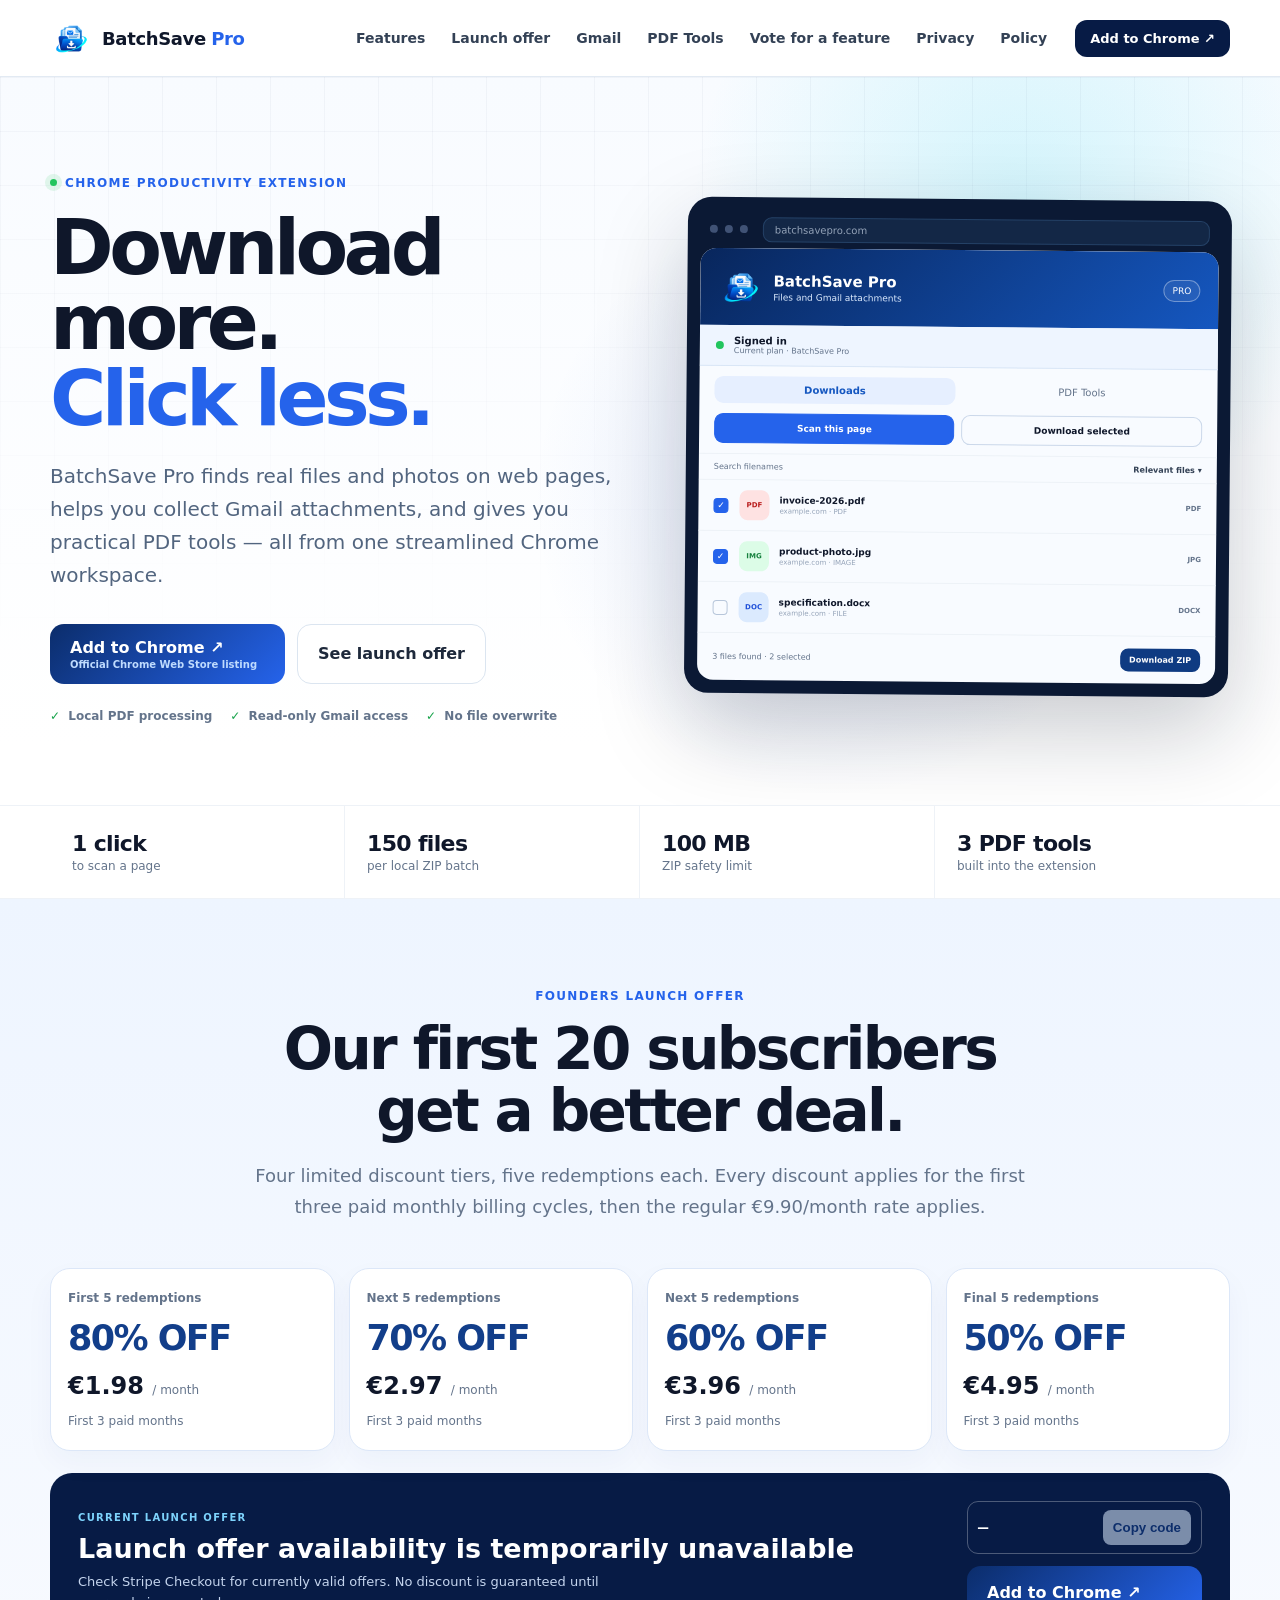
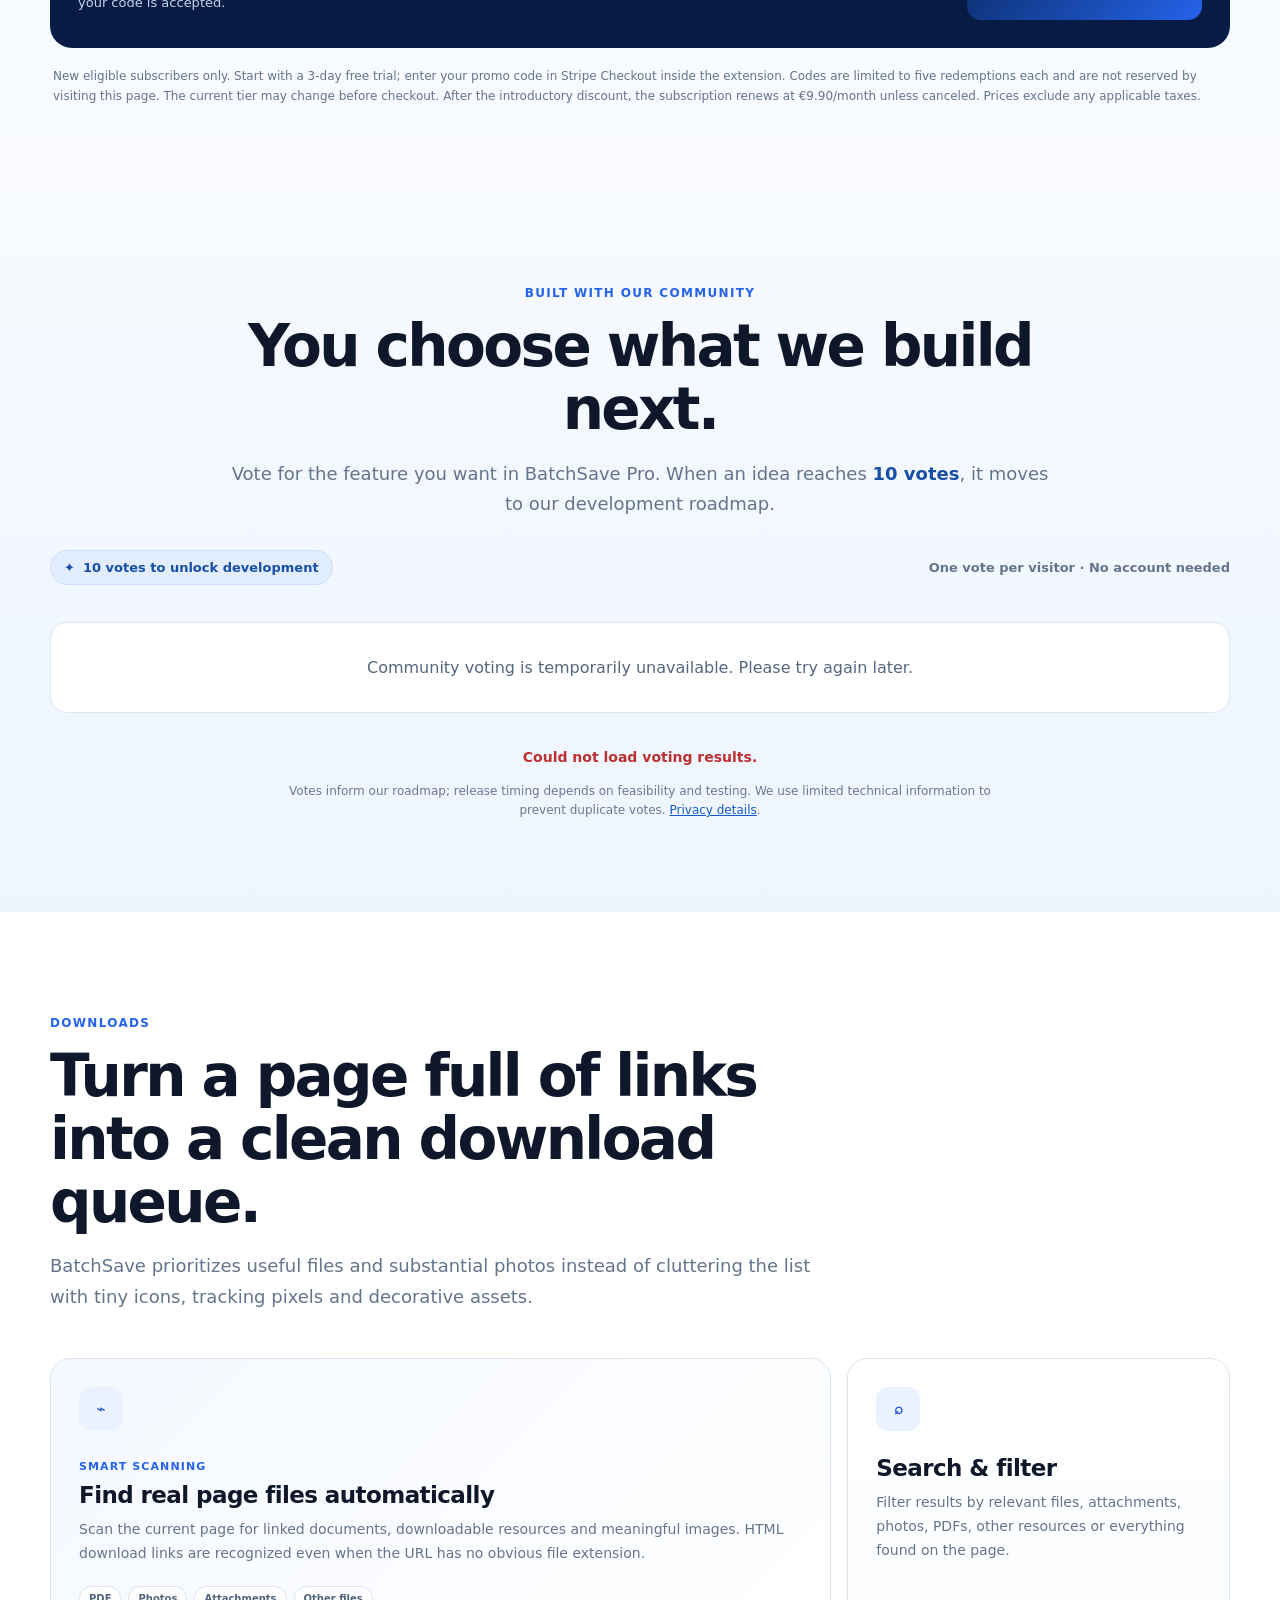
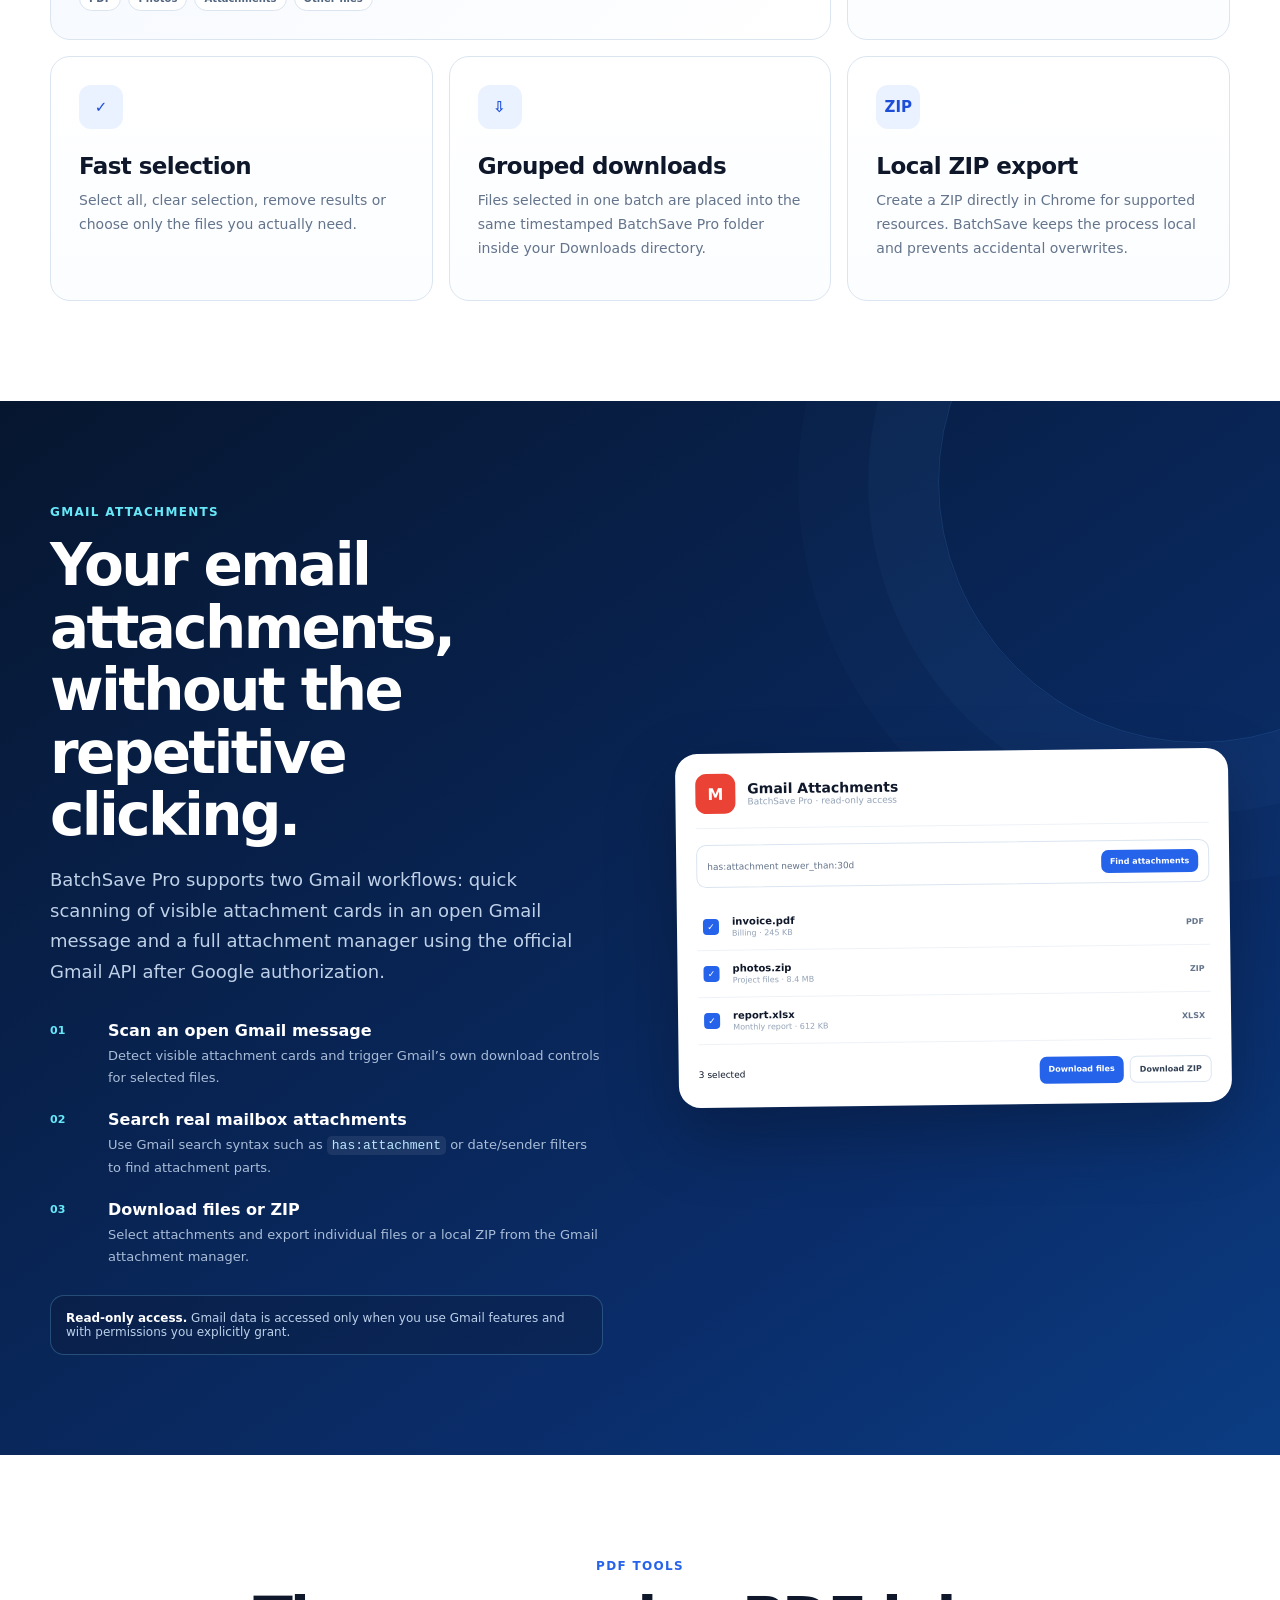
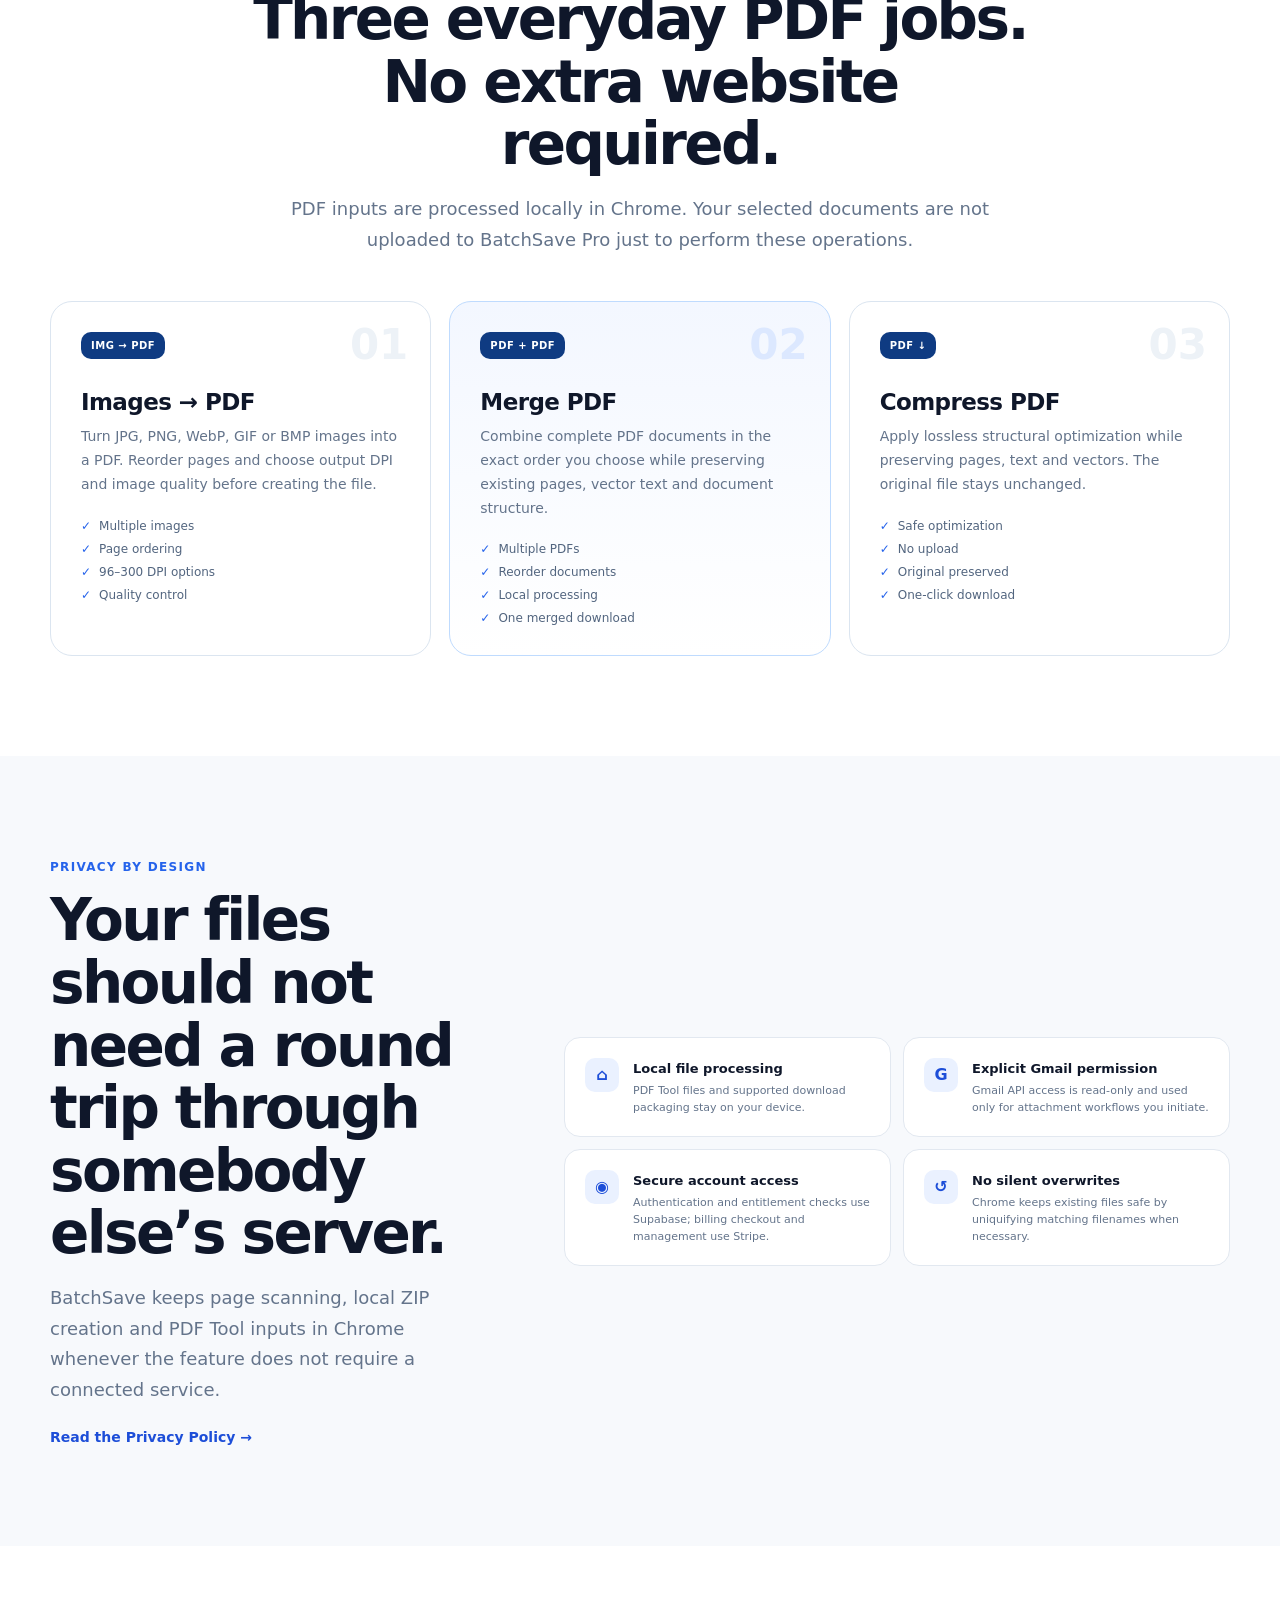
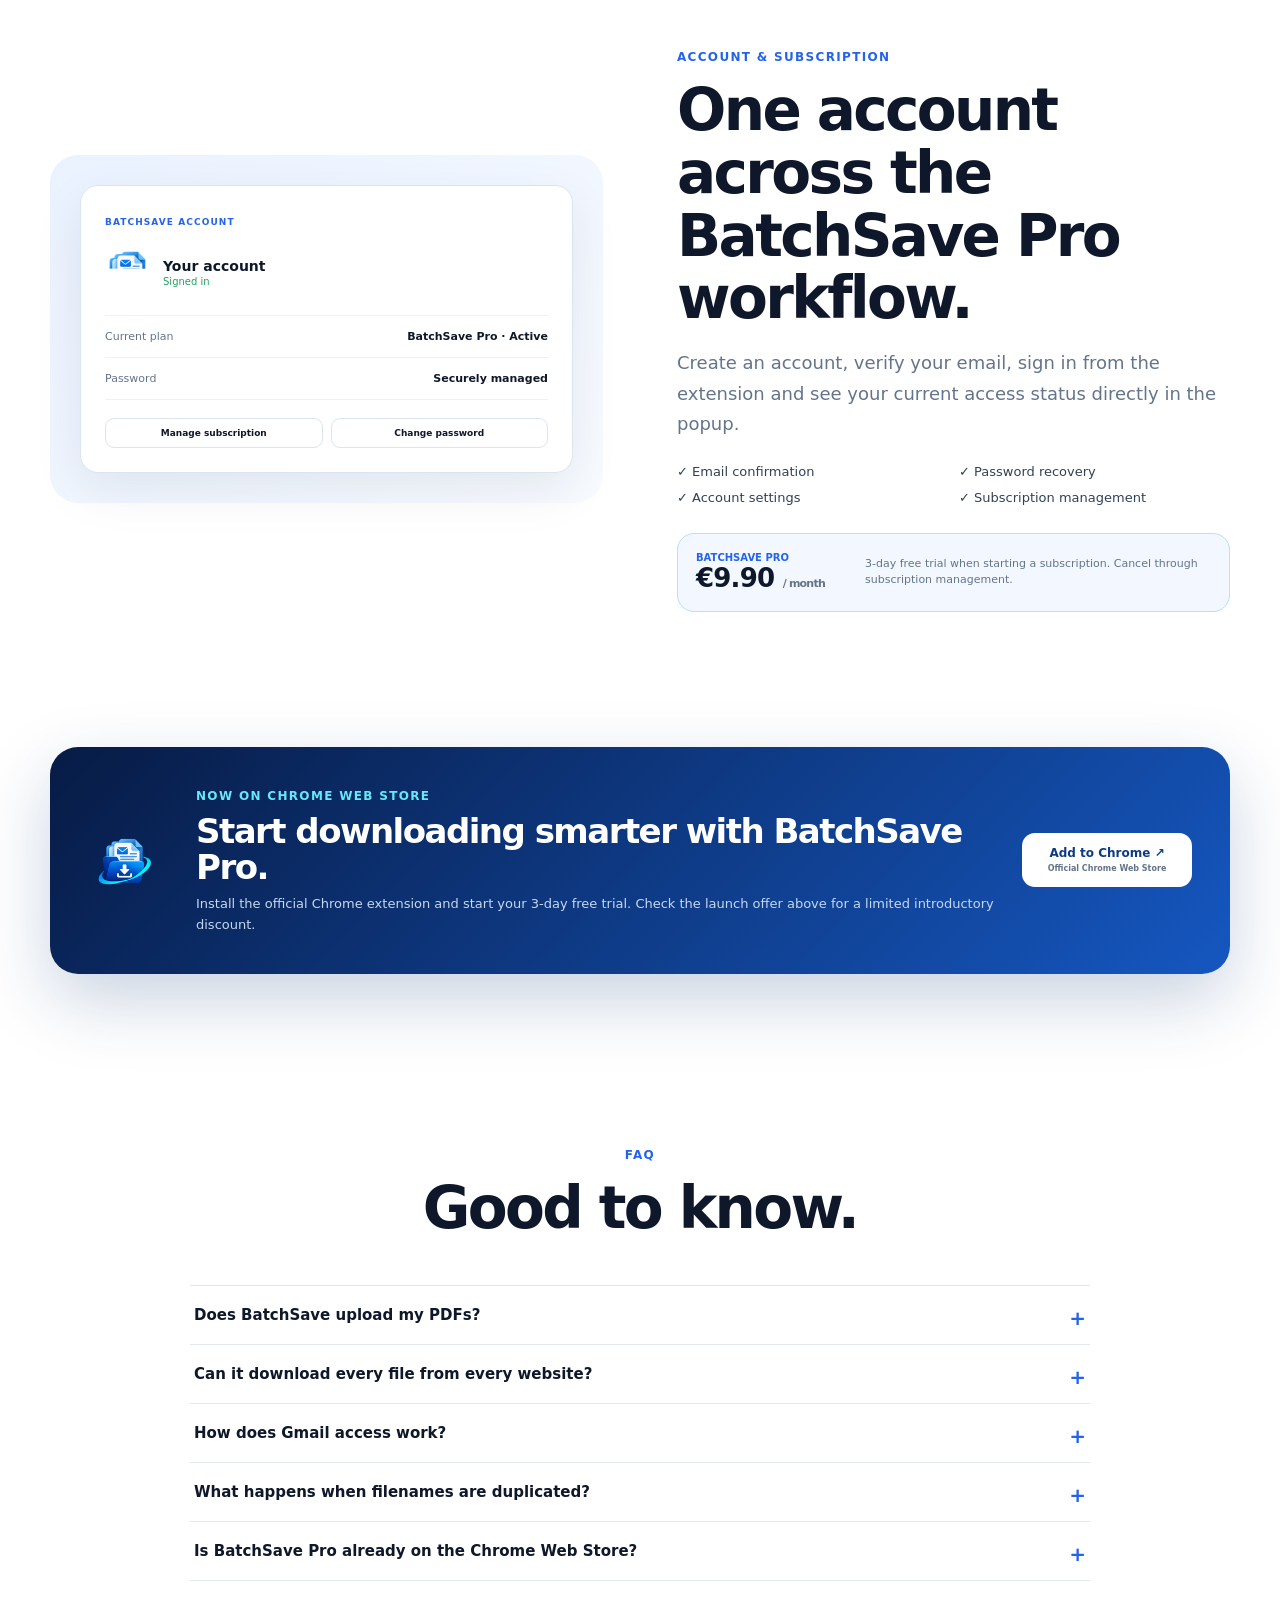
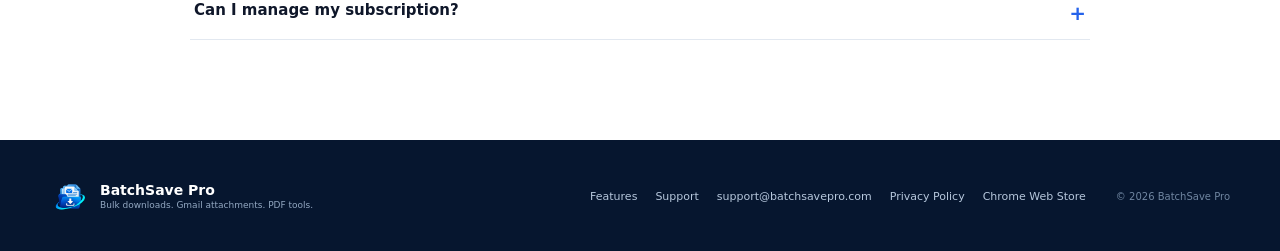
<file: index.html>
<!doctype html>
<html lang="en">
<head>
  <!-- Google Tag Manager -->
  <script>(function(w,d,s,l,i){w[l]=w[l]||[];w[l].push({'gtm.start':new Date().getTime(),event:'gtm.js'});var f=d.getElementsByTagName(s)[0],j=d.createElement(s),dl=l!='dataLayer'?'&l='+l:'';j.async=true;j.src='https://www.googletagmanager.com/gtm.js?id='+i+dl;f.parentNode.insertBefore(j,f);})(window,document,'script','dataLayer','GTM-TZVHRN4C');</script>
  <!-- End Google Tag Manager -->
  <meta charset="utf-8">
  <meta name="viewport" content="width=device-width,initial-scale=1">
  <meta name="description" content="BatchSave Pro is a Chrome extension for bulk file downloads, Gmail attachments and local PDF tools.">
  <meta name="theme-color" content="#071b45">
  <title>BatchSave Pro — Bulk downloads, Gmail attachments & PDF tools</title>
  <link rel="icon" type="image/png" href="assets/app-icon.png">
  <link rel="apple-touch-icon" href="assets/app-icon.png">
  <link rel="stylesheet" href="styles.css">
</head>
<body>
  <!-- Google Tag Manager (noscript) -->
  <noscript><iframe src="https://www.googletagmanager.com/ns.html?id=GTM-TZVHRN4C" height="0" width="0" style="display:none;visibility:hidden" title="Google Tag Manager"></iframe></noscript>
  <!-- End Google Tag Manager (noscript) -->
  <header class="site-header">
    <div class="container nav">
      <a class="brand" href="/" aria-label="BatchSave Pro home">
        <img src="assets/batchsave-logo.png" alt="">
        <span><strong>BatchSave</strong> <em>Pro</em></span>
      </a>
      <nav class="nav-links" aria-label="Primary navigation">
        <a href="#features">Features</a>
        <a href="#founders-offer">Launch offer</a>
        <a href="#gmail">Gmail</a>
        <a href="#pdf">PDF Tools</a>
        <a href="#roadmap">Vote for a feature</a>
        <a href="#privacy">Privacy</a>
        <a href="privacy.html">Policy</a>
      </nav>
      <a class="nav-cta" href="https://chromewebstore.google.com/detail/batchsave-pro-%E2%80%94-bulk-file/fmcnaamkhfckofpehjffipbjbfgghneb" target="_blank" rel="noopener noreferrer">Add to Chrome ↗</a>
    </div>
  </header>

  <main>
    <section class="hero">
      <div class="container hero-grid">
        <div class="hero-copy">
          <div class="eyebrow"><span class="eyebrow-dot"></span> Chrome productivity extension</div>
          <h1>Download more.<br><span>Click less.</span></h1>
          <p class="hero-lead">BatchSave Pro finds real files and photos on web pages, helps you collect Gmail attachments, and gives you practical PDF tools — all from one streamlined Chrome workspace.</p>
          <div class="hero-actions">
            <a class="button primary" href="https://chromewebstore.google.com/detail/batchsave-pro-%E2%80%94-bulk-file/fmcnaamkhfckofpehjffipbjbfgghneb" target="_blank" rel="noopener noreferrer"><span>Add to Chrome ↗</span><small>Official Chrome Web Store listing</small></a>
            <a class="button secondary" href="#founders-offer">See launch offer</a>
          </div>
          <div class="trust-row">
            <span><i>✓</i> Local PDF processing</span>
            <span><i>✓</i> Read-only Gmail access</span>
            <span><i>✓</i> No file overwrite</span>
          </div>
        </div>

        <div class="product-visual" aria-label="BatchSave Pro product preview">
          <div class="browser-bar">
            <span class="browser-dot"></span><span class="browser-dot"></span><span class="browser-dot"></span>
            <div class="browser-address">batchsavepro.com</div>
          </div>
          <div class="extension-card">
            <div class="extension-head">
              <div class="extension-brand">
                <img src="assets/batchsave-logo.png" alt="">
                <div><strong>BatchSave Pro</strong><small>Files and Gmail attachments</small></div>
              </div>
              <span class="version-pill">PRO</span>
            </div>
            <div class="account-strip">
              <span class="status-dot"></span>
              <div><strong>Signed in</strong><small>Current plan · BatchSave Pro</small></div>
            </div>
            <div class="mini-tabs"><span class="active">Downloads</span><span>PDF Tools</span></div>
            <div class="mini-actions"><span class="primary-action">Scan this page</span><span>Download selected</span></div>
            <div class="mini-filter"><span>Search filenames</span><strong>Relevant files ▾</strong></div>
            <div class="file-row"><span class="check on">✓</span><span class="file-icon">PDF</span><div><strong>invoice-2026.pdf</strong><small>example.com · PDF</small></div><b>PDF</b></div>
            <div class="file-row"><span class="check on">✓</span><span class="file-icon photo">IMG</span><div><strong>product-photo.jpg</strong><small>example.com · IMAGE</small></div><b>JPG</b></div>
            <div class="file-row"><span class="check"></span><span class="file-icon doc">DOC</span><div><strong>specification.docx</strong><small>example.com · FILE</small></div><b>DOCX</b></div>
            <div class="mini-footer"><span>3 files found · 2 selected</span><strong>Download ZIP</strong></div>
          </div>
        </div>
      </div>
    </section>

    <section class="metrics">
      <div class="container metrics-grid">
        <div><strong>1 click</strong><span>to scan a page</span></div>
        <div><strong>150 files</strong><span>per local ZIP batch</span></div>
        <div><strong>100 MB</strong><span>ZIP safety limit</span></div>
        <div><strong>3 PDF tools</strong><span>built into the extension</span></div>
      </div>
    </section>

    <section id="founders-offer" class="section founders-section" aria-labelledby="founders-title">
      <div class="container">
        <div class="section-heading centered">
          <span class="section-kicker">Founders launch offer</span>
          <h2 id="founders-title">Our first 20 subscribers get a better deal.</h2>
          <p>Four limited discount tiers, five redemptions each. Every discount applies for the first three paid monthly billing cycles, then the regular €9.90/month rate applies.</p>
        </div>
        <div class="founders-grid">
          <article class="founders-tier" data-discount="80"><span class="founders-label">First 5 redemptions</span><strong>80% OFF</strong><span class="founders-price">€1.98 <small>/ month</small></span><span class="founders-period">First 3 paid months</span></article>
          <article class="founders-tier" data-discount="70"><span class="founders-label">Next 5 redemptions</span><strong>70% OFF</strong><span class="founders-price">€2.97 <small>/ month</small></span><span class="founders-period">First 3 paid months</span></article>
          <article class="founders-tier" data-discount="60"><span class="founders-label">Next 5 redemptions</span><strong>60% OFF</strong><span class="founders-price">€3.96 <small>/ month</small></span><span class="founders-period">First 3 paid months</span></article>
          <article class="founders-tier" data-discount="50"><span class="founders-label">Final 5 redemptions</span><strong>50% OFF</strong><span class="founders-price">€4.95 <small>/ month</small></span><span class="founders-period">First 3 paid months</span></article>
        </div>
        <div class="founders-active" aria-live="polite">
          <div>
            <span class="founders-active-label">CURRENT LAUNCH OFFER</span>
            <h3 id="offer-headline">Checking available discount…</h3>
            <p id="offer-description">The current promotion code and remaining redemptions are verified with Stripe.</p>
          </div>
          <div class="founders-code-area">
            <div class="founders-code-row"><code id="offer-code">—</code><button id="offer-copy" type="button" disabled>Copy code</button></div>
            <a class="button primary founders-install" href="https://chromewebstore.google.com/detail/batchsave-pro-%E2%80%94-bulk-file/fmcnaamkhfckofpehjffipbjbfgghneb" target="_blank" rel="noopener noreferrer">Add to Chrome ↗</a>
          </div>
        </div>
        <p class="founders-terms">New eligible subscribers only. Start with a 3-day free trial; enter your promo code in Stripe Checkout inside the extension. Codes are limited to five redemptions each and are not reserved by visiting this page. The current tier may change before checkout. After the introductory discount, the subscription renews at €9.90/month unless canceled. Prices exclude any applicable taxes.</p>
      </div>
    </section>

    <section id="roadmap" class="section vote-section" aria-labelledby="vote-title">
      <div class="container">
        <div class="section-heading centered">
          <span class="section-kicker">Built with our community</span>
          <h2 id="vote-title">You choose what we build next.</h2>
          <p>Vote for the feature you want in BatchSave Pro. When an idea reaches <strong>10 votes</strong>, it moves to our development roadmap.</p>
        </div>
        <div class="vote-meta"><span class="vote-goal"><span aria-hidden="true">✦</span> 10 votes to unlock development</span><span>One vote per visitor · No account needed</span></div>
        <div id="feature-poll" class="vote-grid" aria-live="polite">
          <p class="vote-placeholder">Loading community votes…</p>
        </div>
        <p id="vote-feedback" class="vote-feedback" role="status" aria-live="polite">Choose one idea. Your vote helps prioritize the next release.</p>
        <p class="vote-disclaimer">Votes inform our roadmap; release timing depends on feasibility and testing. We use limited technical information to prevent duplicate votes. <a href="privacy.html">Privacy details</a>.</p>
      </div>
    </section>


    <section id="features" class="section">
      <div class="container">
        <div class="section-heading">
          <span class="section-kicker">Downloads</span>
          <h2>Turn a page full of links into a clean download queue.</h2>
          <p>BatchSave prioritizes useful files and substantial photos instead of cluttering the list with tiny icons, tracking pixels and decorative assets.</p>
        </div>
        <div class="feature-grid">
          <article class="feature-card feature-large">
            <div class="feature-icon">⌁</div>
            <span class="card-kicker">Smart scanning</span>
            <h3>Find real page files automatically</h3>
            <p>Scan the current page for linked documents, downloadable resources and meaningful images. HTML download links are recognized even when the URL has no obvious file extension.</p>
            <div class="chip-row"><span>PDF</span><span>Photos</span><span>Attachments</span><span>Other files</span></div>
          </article>
          <article class="feature-card">
            <div class="feature-icon">⌕</div>
            <h3>Search & filter</h3>
            <p>Filter results by relevant files, attachments, photos, PDFs, other resources or everything found on the page.</p>
          </article>
          <article class="feature-card">
            <div class="feature-icon">✓</div>
            <h3>Fast selection</h3>
            <p>Select all, clear selection, remove results or choose only the files you actually need.</p>
          </article>
          <article class="feature-card">
            <div class="feature-icon">⇩</div>
            <h3>Grouped downloads</h3>
            <p>Files selected in one batch are placed into the same timestamped BatchSave Pro folder inside your Downloads directory.</p>
          </article>
          <article class="feature-card">
            <div class="feature-icon">ZIP</div>
            <h3>Local ZIP export</h3>
            <p>Create a ZIP directly in Chrome for supported resources. BatchSave keeps the process local and prevents accidental overwrites.</p>
          </article>
        </div>
      </div>
    </section>

    <section id="gmail" class="section section-dark">
      <div class="container split">
        <div>
          <span class="section-kicker light">Gmail attachments</span>
          <h2>Your email attachments, without the repetitive clicking.</h2>
          <p class="section-copy light-copy">BatchSave Pro supports two Gmail workflows: quick scanning of visible attachment cards in an open Gmail message and a full attachment manager using the official Gmail API after Google authorization.</p>
          <div class="dark-feature-list">
            <div><span>01</span><div><strong>Scan an open Gmail message</strong><p>Detect visible attachment cards and trigger Gmail’s own download controls for selected files.</p></div></div>
            <div><span>02</span><div><strong>Search real mailbox attachments</strong><p>Use Gmail search syntax such as <code>has:attachment</code> or date/sender filters to find attachment parts.</p></div></div>
            <div><span>03</span><div><strong>Download files or ZIP</strong><p>Select attachments and export individual files or a local ZIP from the Gmail attachment manager.</p></div></div>
          </div>
          <div class="privacy-note"><strong>Read-only access.</strong> Gmail data is accessed only when you use Gmail features and with permissions you explicitly grant.</div>
        </div>

        <div class="mail-visual">
          <div class="mail-head"><span class="mail-logo">M</span><div><strong>Gmail Attachments</strong><small>BatchSave Pro · read-only access</small></div></div>
          <div class="mail-search"><span>has:attachment newer_than:30d</span><b>Find attachments</b></div>
          <div class="mail-file"><span class="mail-check">✓</span><div><strong>invoice.pdf</strong><small>Billing · 245 KB</small></div><em>PDF</em></div>
          <div class="mail-file"><span class="mail-check">✓</span><div><strong>photos.zip</strong><small>Project files · 8.4 MB</small></div><em>ZIP</em></div>
          <div class="mail-file"><span class="mail-check">✓</span><div><strong>report.xlsx</strong><small>Monthly report · 612 KB</small></div><em>XLSX</em></div>
          <div class="mail-bottom"><span>3 selected</span><div><b>Download files</b><b class="outline">Download ZIP</b></div></div>
        </div>
      </div>
    </section>

    <section id="pdf" class="section">
      <div class="container">
        <div class="section-heading centered">
          <span class="section-kicker">PDF Tools</span>
          <h2>Three everyday PDF jobs. No extra website required.</h2>
          <p>PDF inputs are processed locally in Chrome. Your selected documents are not uploaded to BatchSave Pro just to perform these operations.</p>
        </div>
        <div class="pdf-grid">
          <article class="pdf-card">
            <div class="pdf-number">01</div>
            <div class="pdf-icon">IMG → PDF</div>
            <h3>Images → PDF</h3>
            <p>Turn JPG, PNG, WebP, GIF or BMP images into a PDF. Reorder pages and choose output DPI and image quality before creating the file.</p>
            <ul><li>Multiple images</li><li>Page ordering</li><li>96–300 DPI options</li><li>Quality control</li></ul>
          </article>
          <article class="pdf-card featured">
            <div class="pdf-number">02</div>
            <div class="pdf-icon">PDF + PDF</div>
            <h3>Merge PDF</h3>
            <p>Combine complete PDF documents in the exact order you choose while preserving existing pages, vector text and document structure.</p>
            <ul><li>Multiple PDFs</li><li>Reorder documents</li><li>Local processing</li><li>One merged download</li></ul>
          </article>
          <article class="pdf-card">
            <div class="pdf-number">03</div>
            <div class="pdf-icon">PDF ↓</div>
            <h3>Compress PDF</h3>
            <p>Apply lossless structural optimization while preserving pages, text and vectors. The original file stays unchanged.</p>
            <ul><li>Safe optimization</li><li>No upload</li><li>Original preserved</li><li>One-click download</li></ul>
          </article>
        </div>
      </div>
    </section>


    <section id="privacy" class="section privacy-section">
      <div class="container privacy-grid">
        <div>
          <span class="section-kicker">Privacy by design</span>
          <h2>Your files should not need a round trip through somebody else’s server.</h2>
          <p>BatchSave keeps page scanning, local ZIP creation and PDF Tool inputs in Chrome whenever the feature does not require a connected service.</p>
          <a class="text-link" href="privacy.html">Read the Privacy Policy →</a>
        </div>
        <div class="privacy-cards">
          <article><span>⌂</span><div><strong>Local file processing</strong><p>PDF Tool files and supported download packaging stay on your device.</p></div></article>
          <article><span>G</span><div><strong>Explicit Gmail permission</strong><p>Gmail API access is read-only and used only for attachment workflows you initiate.</p></div></article>
          <article><span>◉</span><div><strong>Secure account access</strong><p>Authentication and entitlement checks use Supabase; billing checkout and management use Stripe.</p></div></article>
          <article><span>↺</span><div><strong>No silent overwrites</strong><p>Chrome keeps existing files safe by uniquifying matching filenames when necessary.</p></div></article>
        </div>
      </div>
    </section>

    <section class="section account-section">
      <div class="container split account-split">
        <div class="account-visual">
          <div class="account-window">
            <span class="window-kicker">BATCHSAVE ACCOUNT</span>
            <div class="account-person"><img src="assets/app-icon.png" alt=""><div><strong>Your account</strong><small>Signed in</small></div></div>
            <div class="account-line"><span>Current plan</span><strong>BatchSave Pro · Active</strong></div>
            <div class="account-line"><span>Password</span><strong>Securely managed</strong></div>
            <div class="account-buttons"><span>Manage subscription</span><span>Change password</span></div>
          </div>
        </div>
        <div>
          <span class="section-kicker">Account & subscription</span>
          <h2>One account across the BatchSave Pro workflow.</h2>
          <p class="section-copy">Create an account, verify your email, sign in from the extension and see your current access status directly in the popup.</p>
          <div class="bullet-grid">
            <span>✓ Email confirmation</span>
            <span>✓ Password recovery</span>
            <span>✓ Account settings</span>
            <span>✓ Subscription management</span>
          </div>
          <div class="price-card">
            <div><small>BatchSave Pro</small><strong>€9.90 <em>/ month</em></strong></div>
            <p>3-day free trial when starting a subscription. Cancel through subscription management.</p>
          </div>
        </div>
      </div>
    </section>

    <section id="availability" class="section cta-section">
      <div class="container cta-card">
        <img src="assets/batchsave-logo.png" alt="">
        <div>
          <span class="section-kicker light">Now on Chrome Web Store</span>
          <h2>Start downloading smarter with BatchSave Pro.</h2>
          <p>Install the official Chrome extension and start your 3-day free trial. Check the launch offer above for a limited introductory discount.</p>
        </div>
        <a class="store-button" href="https://chromewebstore.google.com/detail/batchsave-pro-%E2%80%94-bulk-file/fmcnaamkhfckofpehjffipbjbfgghneb" target="_blank" rel="noopener noreferrer">Add to Chrome ↗<br><small>Official Chrome Web Store</small></a>
      </div>
    </section>

    <section class="section faq-section">
      <div class="container">
        <div class="section-heading centered">
          <span class="section-kicker">FAQ</span>
          <h2>Good to know.</h2>
        </div>
        <div class="faq-grid">
          <details><summary>Does BatchSave upload my PDFs?</summary><p>No. PDF Tools are designed to process selected files locally in Chrome.</p></details>
          <details><summary>Can it download every file from every website?</summary><p>No browser extension can guarantee that. Some sites block cross-origin fetching, require authentication, generate files dynamically or use unsupported redirects. BatchSave provides direct download fallback where appropriate.</p></details>
          <details><summary>How does Gmail access work?</summary><p>Visible attachment scanning can use Gmail’s own page controls. Full mailbox attachment search uses the official Gmail API with explicit read-only Google authorization.</p></details>
          <details><summary>What happens when filenames are duplicated?</summary><p>BatchSave does not intentionally overwrite existing files. Chrome can automatically uniquify matching filenames.</p></details>
          <details><summary>Is BatchSave Pro already on the Chrome Web Store?</summary><p>Yes. <a href="https://chromewebstore.google.com/detail/batchsave-pro-%E2%80%94-bulk-file/fmcnaamkhfckofpehjffipbjbfgghneb" target="_blank" rel="noopener noreferrer">Install BatchSave Pro from its official Chrome Web Store listing</a>.</p></details>
          <details><summary>Can I manage my subscription?</summary><p>Yes. Signed-in users with an active or trialing subscription can open subscription management from the extension.</p></details>
        </div>
      </div>
    </section>
  </main>

  <footer class="site-footer">
    <div class="container footer-grid">
      <div class="footer-brand"><img src="assets/batchsave-logo.png" alt=""><div><strong>BatchSave Pro</strong><span>Bulk downloads. Gmail attachments. PDF tools.</span></div></div>
      <div class="footer-links"><a href="#features">Features</a><a href="support.html">Support</a><a href="mailto:support@batchsavepro.com">support@batchsavepro.com</a><a href="privacy.html">Privacy Policy</a><a href="https://chromewebstore.google.com/detail/batchsave-pro-%E2%80%94-bulk-file/fmcnaamkhfckofpehjffipbjbfgghneb" target="_blank" rel="noopener noreferrer">Chrome Web Store</a></div>
      <div class="footer-copy">© 2026 BatchSave Pro</div>
    </div>
  </footer>
  <script src="feature-voting.js" defer></script>
  <script>
    (() => {
      const endpoint = "https://gcfyaaqqsqrjwujpymjz.supabase.co/functions/v1/launch-offer-status";
      const headline = document.getElementById("offer-headline");
      const description = document.getElementById("offer-description");
      const code = document.getElementById("offer-code");
      const copy = document.getElementById("offer-copy");
      const cards = [...document.querySelectorAll(".founders-tier")];
      async function updateOffer() {
        const controller = new AbortController();
        const timeout = setTimeout(() => controller.abort(), 8000);
        try {
          const response = await fetch(endpoint, {cache:"no-store", signal:controller.signal});
          if (!response.ok) throw new Error("Availability request failed");
          const data = await response.json();
          cards.forEach(card => {
            const tier = data.tiers.find(t => String(t.discount) === card.dataset.discount);
            card.classList.toggle("is-current", !!data.current && tier?.code === data.current.code);
            card.classList.toggle("is-sold-out", !!tier && !tier.available);
            card.setAttribute("aria-label", card.textContent.trim() + (tier ? (tier.available ? ", " + tier.remaining + " redemptions remaining" : ", exhausted") : ""));
          });
          if (!data.current) {
            headline.textContent = "All 20 launch offers have been claimed";
            description.textContent = "The standard €9.90/month plan is still available with a 3-day free trial for eligible users.";
            code.textContent = "—"; copy.disabled = true; return;
          }
          headline.textContent = data.current.discount + "% off — " + data.current.price + "/month";
          description.textContent = data.current.remaining + " of 5 redemptions left at this tier. Discount applies for your first 3 paid months.";
          code.textContent = data.current.code;
          copy.disabled = false;
        } catch {
          headline.textContent = "Launch offer availability is temporarily unavailable";
          description.textContent = "Check Stripe Checkout for currently valid offers. No discount is guaranteed until your code is accepted.";
          code.textContent = "—"; copy.disabled = true;
        } finally {
          clearTimeout(timeout);
        }
      }
      copy.addEventListener("click", async () => {
        if (copy.disabled || code.textContent === "—") return;
        try { await navigator.clipboard.writeText(code.textContent); copy.textContent = "Copied!"; }
        catch { copy.textContent = "Select the code to copy"; }
        setTimeout(() => copy.textContent = "Copy code", 2000);
      });
      updateOffer();
      setInterval(updateOffer, 60000);
    })();
  </script>
</body>
</html>
</file>
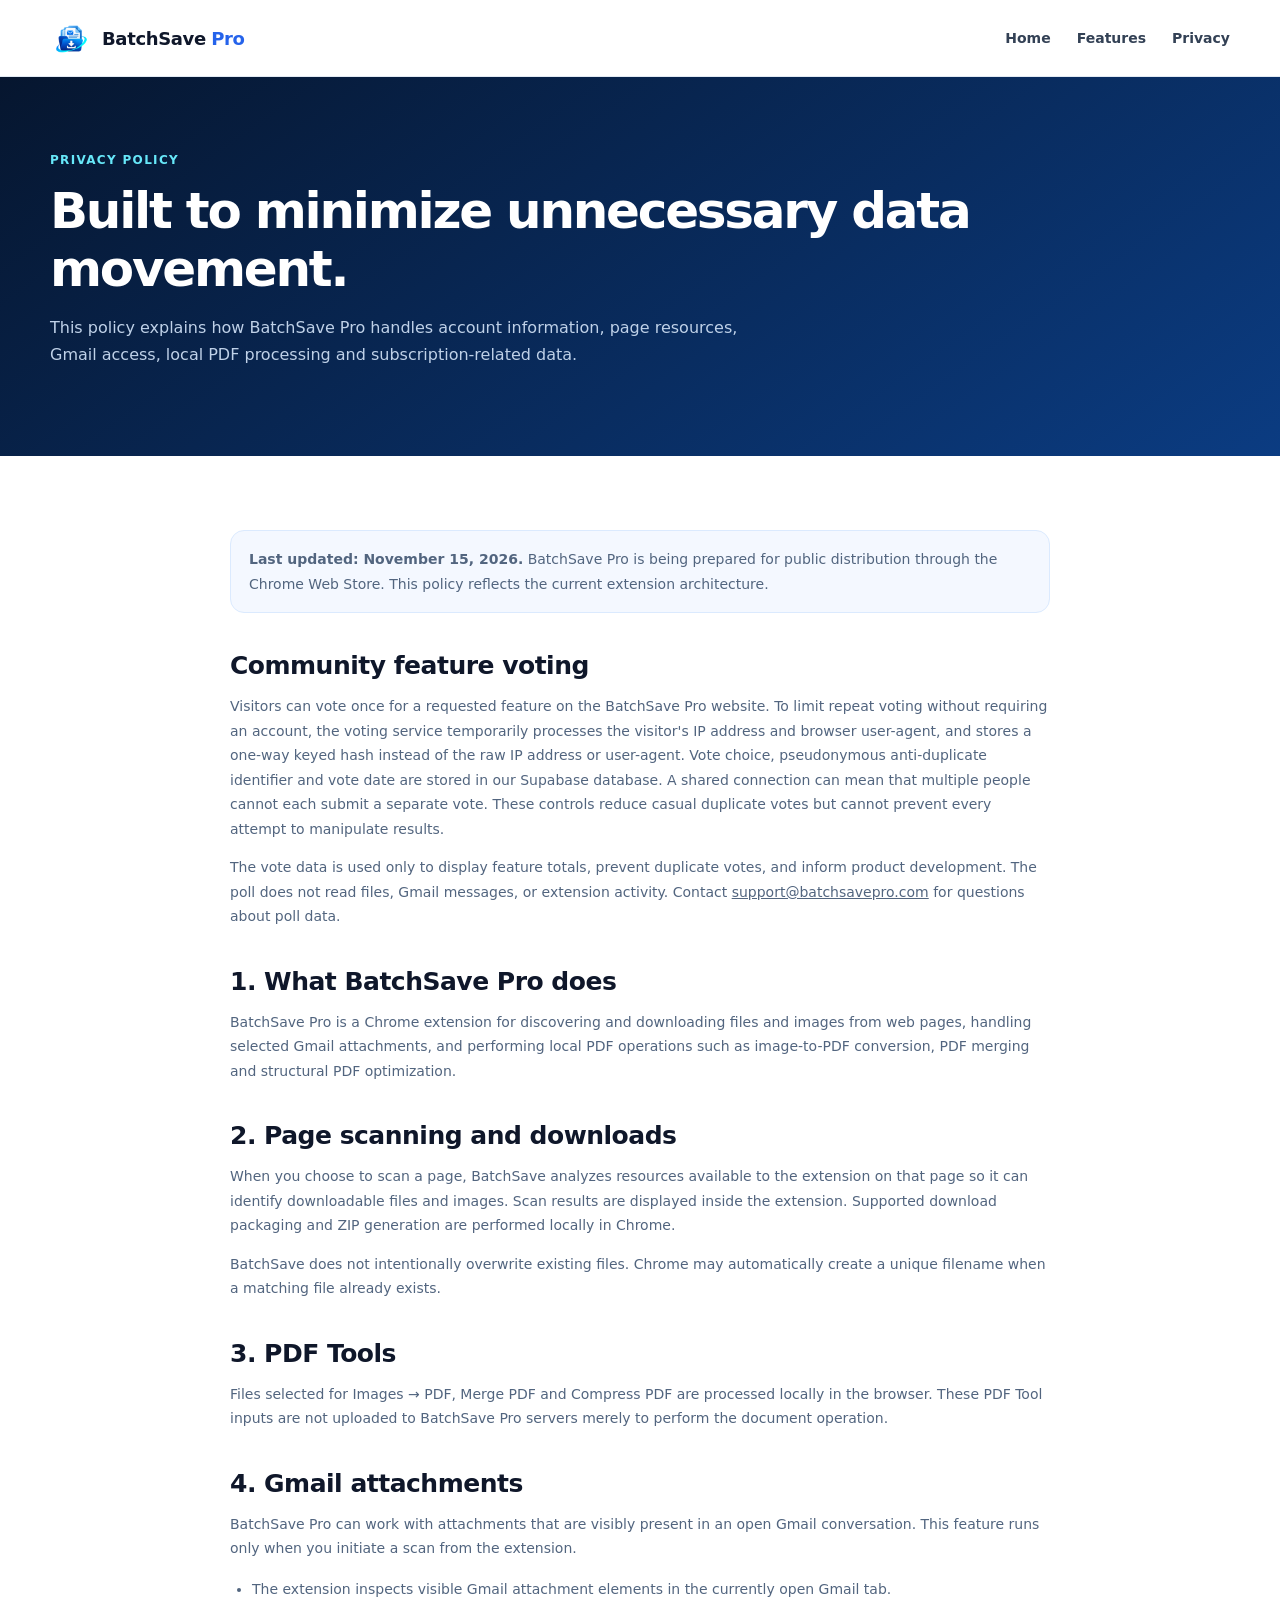
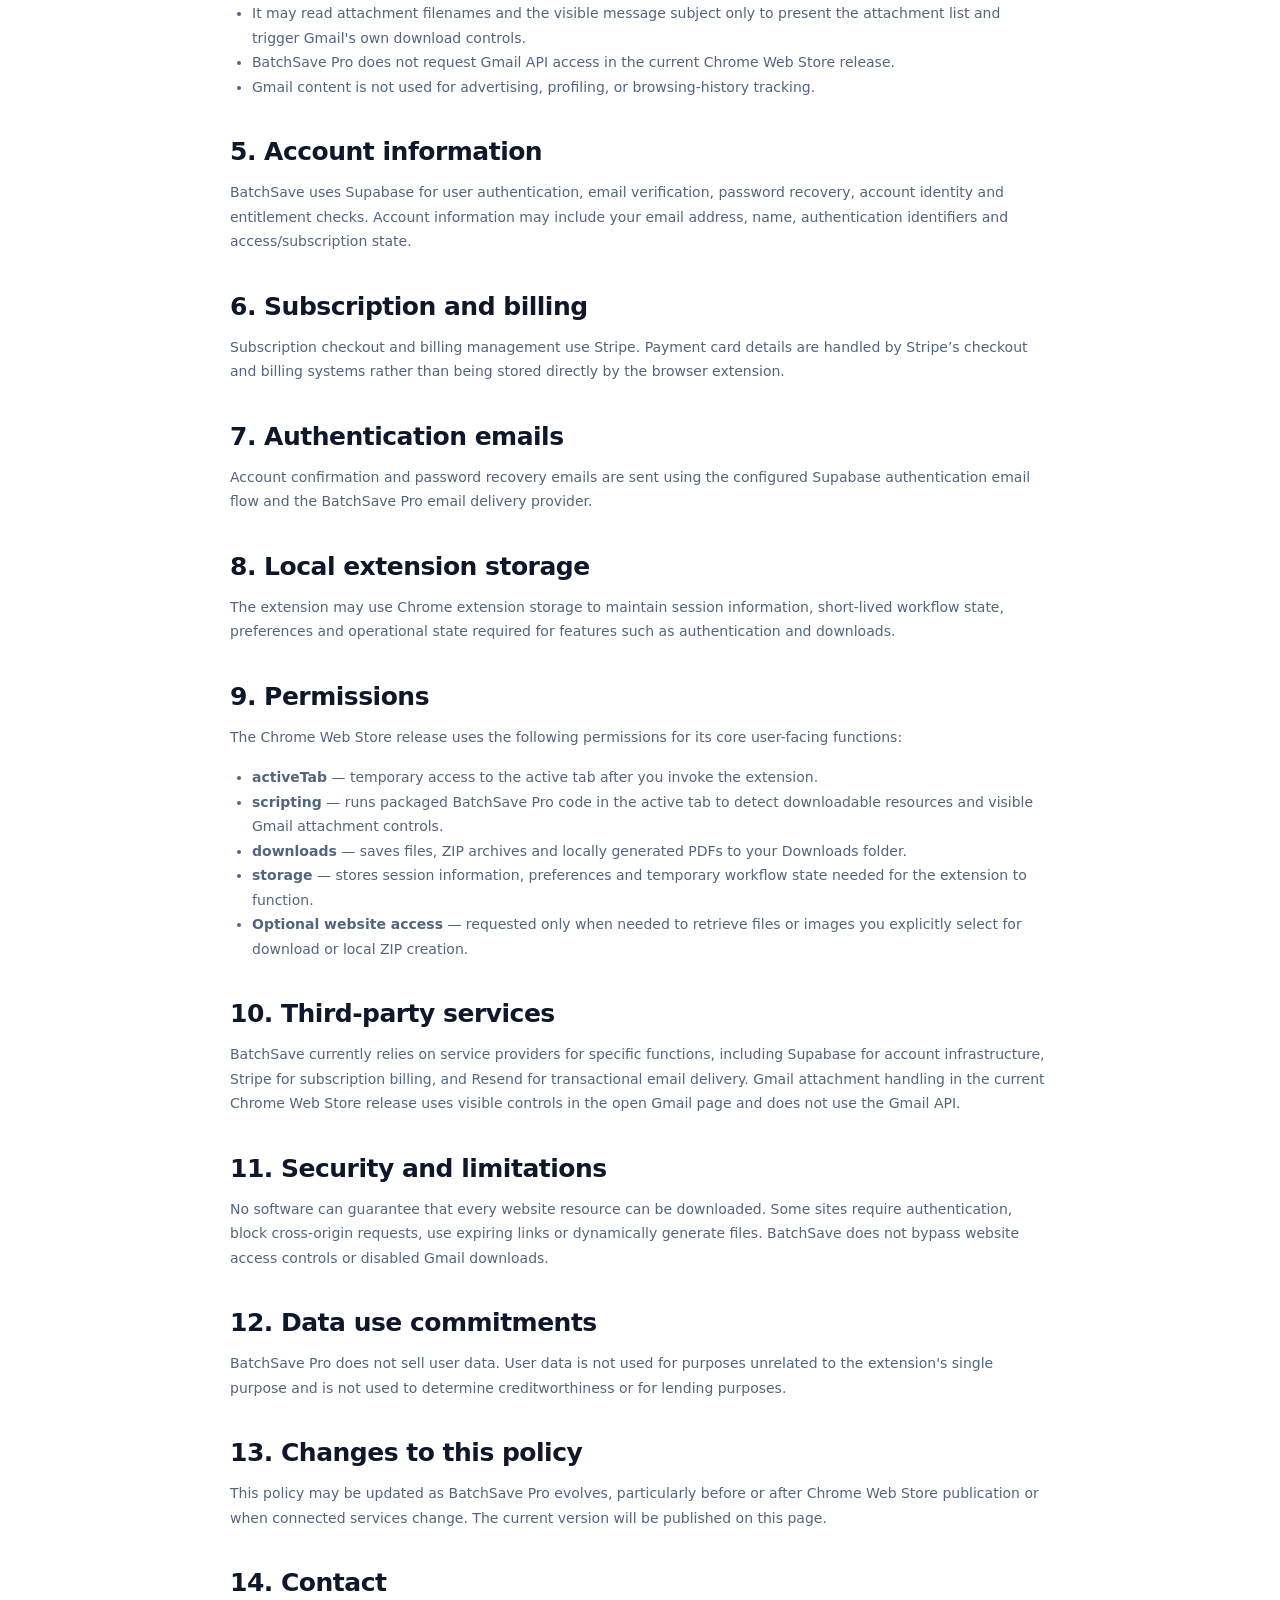
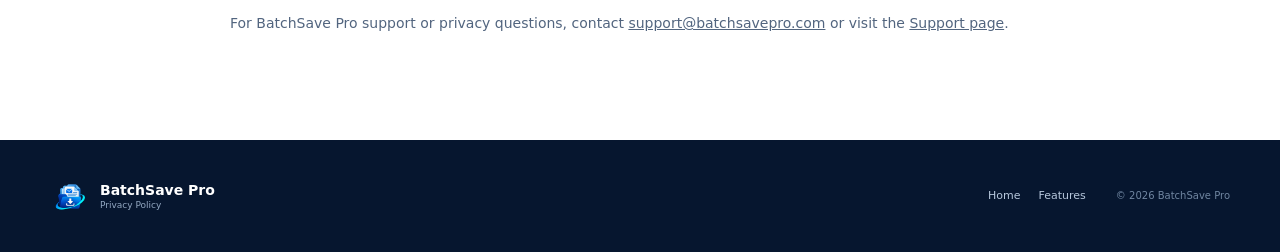
<file: privacy.html>
<!doctype html>
<html lang="en">
<head>
  <meta charset="utf-8">
  <meta name="viewport" content="width=device-width,initial-scale=1">
  <meta name="description" content="BatchSave Pro privacy policy.">
  <meta name="theme-color" content="#071b45">
  <title>Privacy Policy — BatchSave Pro</title>
  <link rel="icon" type="image/png" href="assets/app-icon.png">
  <link rel="stylesheet" href="styles.css">
  <style>
    .policy-hero{background:linear-gradient(145deg,#06162f,#0b3c82);padding:72px 0;color:#fff}
    .policy-hero h1{font-size:50px;letter-spacing:-.045em;margin:14px 0 12px}
    .policy-hero p{color:#bfd1e8;max-width:720px;line-height:1.7}
    .policy{max-width:820px;margin:0 auto;padding:60px 0 90px}
    .policy h2{font-size:25px;margin:38px 0 12px;letter-spacing:-.02em}
    .policy h3{font-size:17px;margin:24px 0 8px}
    .policy p,.policy li{font-size:14px;line-height:1.75;color:#52657f}
    .policy ul{padding-left:22px}
    .policy .notice{background:#f4f8ff;border:1px solid #dbeafe;border-radius:14px;padding:16px 18px}
  </style>
</head>
<body>
<header class="site-header">
  <div class="container nav">
    <a class="brand" href="/"><img src="assets/batchsave-logo.png" alt=""><span><strong>BatchSave</strong> <em>Pro</em></span></a>
    <nav class="nav-links"><a href="/">Home</a><a href="/#features">Features</a><a href="/#privacy">Privacy</a></nav>
  </div>
</header>
<main>
<section class="policy-hero">
  <div class="container">
    <span class="section-kicker light">Privacy Policy</span>
    <h1>Built to minimize unnecessary data movement.</h1>
    <p>This policy explains how BatchSave Pro handles account information, page resources, Gmail access, local PDF processing and subscription-related data.</p>
  </div>
</section>
<div class="container">
  <article class="policy">
    <p class="notice"><strong>Last updated: November 15, 2026.</strong> BatchSave Pro is being prepared for public distribution through the Chrome Web Store. This policy reflects the current extension architecture.</p>

    <h2>Community feature voting</h2>
    <p>Visitors can vote once for a requested feature on the BatchSave Pro website. To limit repeat voting without requiring an account, the voting service temporarily processes the visitor's IP address and browser user-agent, and stores a one-way keyed hash instead of the raw IP address or user-agent. Vote choice, pseudonymous anti-duplicate identifier and vote date are stored in our Supabase database. A shared connection can mean that multiple people cannot each submit a separate vote. These controls reduce casual duplicate votes but cannot prevent every attempt to manipulate results.</p>
    <p>The vote data is used only to display feature totals, prevent duplicate votes, and inform product development. The poll does not read files, Gmail messages, or extension activity. Contact <a href="mailto:support@batchsavepro.com">support@batchsavepro.com</a> for questions about poll data.</p>

    <h2>1. What BatchSave Pro does</h2>
    <p>BatchSave Pro is a Chrome extension for discovering and downloading files and images from web pages, handling selected Gmail attachments, and performing local PDF operations such as image-to-PDF conversion, PDF merging and structural PDF optimization.</p>

    <h2>2. Page scanning and downloads</h2>
    <p>When you choose to scan a page, BatchSave analyzes resources available to the extension on that page so it can identify downloadable files and images. Scan results are displayed inside the extension. Supported download packaging and ZIP generation are performed locally in Chrome.</p>
    <p>BatchSave does not intentionally overwrite existing files. Chrome may automatically create a unique filename when a matching file already exists.</p>

    <h2>3. PDF Tools</h2>
    <p>Files selected for Images → PDF, Merge PDF and Compress PDF are processed locally in the browser. These PDF Tool inputs are not uploaded to BatchSave Pro servers merely to perform the document operation.</p>

    <h2>4. Gmail attachments</h2>
    <p>BatchSave Pro can work with attachments that are visibly present in an open Gmail conversation. This feature runs only when you initiate a scan from the extension.</p>
    <ul>
      <li>The extension inspects visible Gmail attachment elements in the currently open Gmail tab.</li>
      <li>It may read attachment filenames and the visible message subject only to present the attachment list and trigger Gmail's own download controls.</li>
      <li>BatchSave Pro does not request Gmail API access in the current Chrome Web Store release.</li>
      <li>Gmail content is not used for advertising, profiling, or browsing-history tracking.</li>
    </ul>

    <h2>5. Account information</h2>
    <p>BatchSave uses Supabase for user authentication, email verification, password recovery, account identity and entitlement checks. Account information may include your email address, name, authentication identifiers and access/subscription state.</p>

    <h2>6. Subscription and billing</h2>
    <p>Subscription checkout and billing management use Stripe. Payment card details are handled by Stripe’s checkout and billing systems rather than being stored directly by the browser extension.</p>

    <h2>7. Authentication emails</h2>
    <p>Account confirmation and password recovery emails are sent using the configured Supabase authentication email flow and the BatchSave Pro email delivery provider.</p>

    <h2>8. Local extension storage</h2>
    <p>The extension may use Chrome extension storage to maintain session information, short-lived workflow state, preferences and operational state required for features such as authentication and downloads.</p>

    <h2>9. Permissions</h2>
    <p>The Chrome Web Store release uses the following permissions for its core user-facing functions:</p>
    <ul>
      <li><strong>activeTab</strong> — temporary access to the active tab after you invoke the extension.</li>
      <li><strong>scripting</strong> — runs packaged BatchSave Pro code in the active tab to detect downloadable resources and visible Gmail attachment controls.</li>
      <li><strong>downloads</strong> — saves files, ZIP archives and locally generated PDFs to your Downloads folder.</li>
      <li><strong>storage</strong> — stores session information, preferences and temporary workflow state needed for the extension to function.</li>
      <li><strong>Optional website access</strong> — requested only when needed to retrieve files or images you explicitly select for download or local ZIP creation.</li>
    </ul>

    <h2>10. Third-party services</h2>
    <p>BatchSave currently relies on service providers for specific functions, including Supabase for account infrastructure, Stripe for subscription billing, and Resend for transactional email delivery. Gmail attachment handling in the current Chrome Web Store release uses visible controls in the open Gmail page and does not use the Gmail API.</p>

    <h2>11. Security and limitations</h2>
    <p>No software can guarantee that every website resource can be downloaded. Some sites require authentication, block cross-origin requests, use expiring links or dynamically generate files. BatchSave does not bypass website access controls or disabled Gmail downloads.</p>

    <h2>12. Data use commitments</h2>
    <p>BatchSave Pro does not sell user data. User data is not used for purposes unrelated to the extension's single purpose and is not used to determine creditworthiness or for lending purposes.</p>

    <h2>13. Changes to this policy</h2>
    <p>This policy may be updated as BatchSave Pro evolves, particularly before or after Chrome Web Store publication or when connected services change. The current version will be published on this page.</p>

    <h2>14. Contact</h2>
    <p>For BatchSave Pro support or privacy questions, contact <a href="mailto:support@batchsavepro.com">support@batchsavepro.com</a> or visit the <a href="support.html">Support page</a>.</p>
  </article>
</div>
</main>
<footer class="site-footer"><div class="container footer-grid"><div class="footer-brand"><img src="assets/batchsave-logo.png" alt=""><div><strong>BatchSave Pro</strong><span>Privacy Policy</span></div></div><div class="footer-links"><a href="/">Home</a><a href="/#features">Features</a></div><div class="footer-copy">© 2026 BatchSave Pro</div></div></footer>
</body>
</html>
</file>
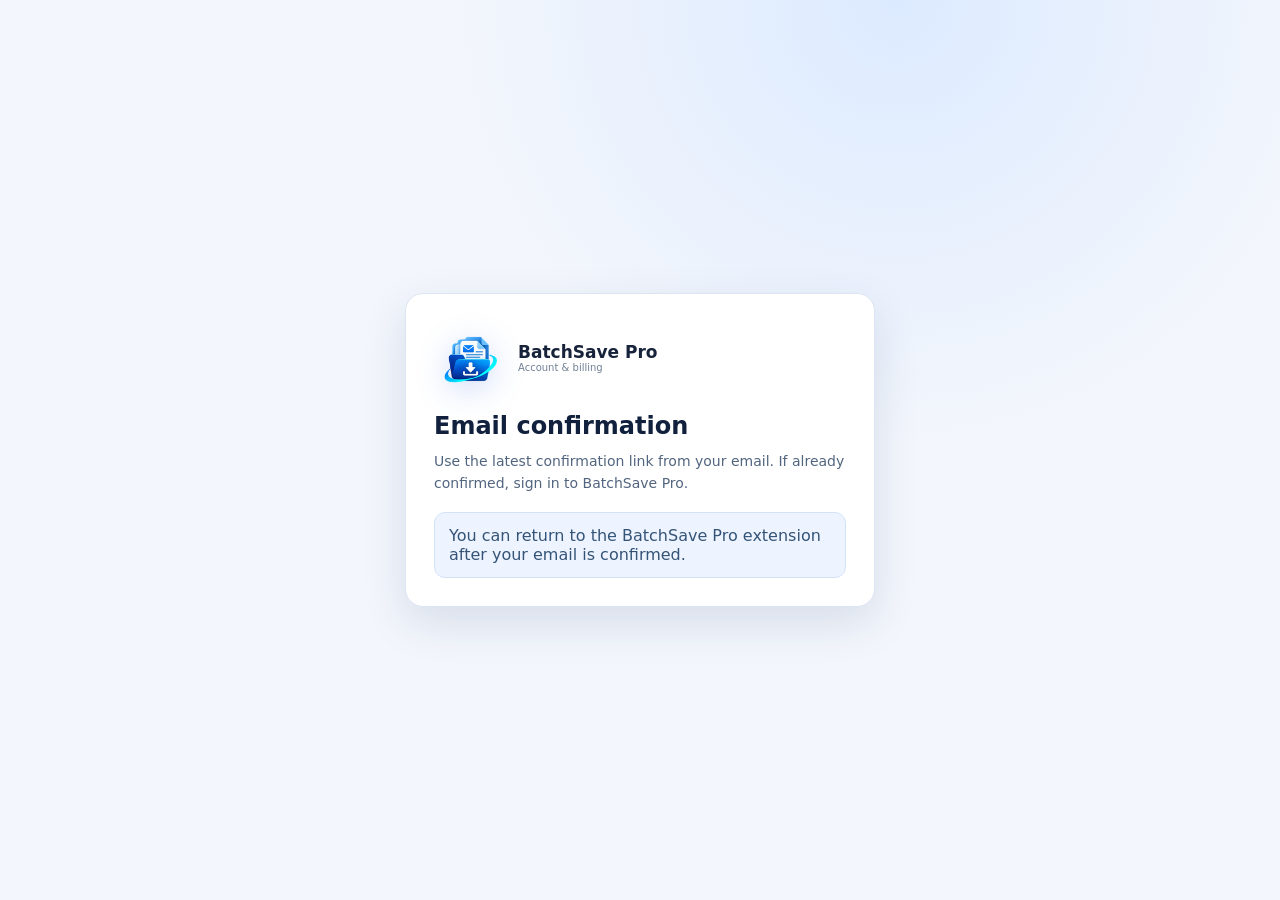
<file: signup-confirmed.html>
<!doctype html>
<html lang="en">
<head>
<meta charset="utf-8">
<meta name="viewport" content="width=device-width,initial-scale=1">
<meta name="robots" content="noindex,nofollow">
<meta name="referrer" content="no-referrer">
<title>BatchSave Pro — Email confirmed</title>
<style>
:root{font-family:Inter,system-ui,-apple-system,"Segoe UI",sans-serif;color:#17233b;background:#f3f6fc}
*{box-sizing:border-box}
body{margin:0;min-height:100vh;display:grid;place-items:center;padding:20px;background:radial-gradient(circle at 70% 0,#dceaff,transparent 35%),#f3f6fc}
.card{width:min(470px,100%);background:#fff;border:1px solid #dce5f3;border-radius:18px;padding:28px;box-shadow:0 16px 44px #19396b20}
.brand-row{display:flex;align-items:center;gap:12px;margin-bottom:18px}
.logo{display:block;width:72px;height:72px;object-fit:contain;filter:drop-shadow(0 7px 16px rgba(30,91,220,.22))}
.brand{display:flex;flex-direction:column}.brand strong{font-size:17px}.brand span{font-size:10px;color:#718096}
h1{font-size:24px;margin:0 0 10px;color:#10203d}
p{font-size:14px;line-height:1.6;color:#52657f;margin:0}
.status{margin-top:18px;padding:13px 14px;border-radius:11px;background:#eef4ff;border:1px solid #d4e2f8;color:#345477}
.status.success{background:#effbf5;border-color:#a8dec8;color:#146b4d}
</style>
</head>
<body>
<main class="card">
<div class="brand-row">
<img class="logo" src="/assets/batchsave-logo.png" alt="BatchSave Pro" width="72" height="72">
<div class="brand"><strong>BatchSave Pro</strong><span>Account &amp; billing</span></div>
</div>
<h1 id="heading">Checking confirmation…</h1>
<p id="copy">Verifying the account securely.</p>
<div id="status" class="status">You can return to the BatchSave Pro extension after your email is confirmed.</div>
</main>
<script>
(async()=>{
 const heading=document.getElementById("heading");
 const copy=document.getElementById("copy");
 const status=document.getElementById("status");
 const params=new URLSearchParams(location.hash.slice(1));
 const accessToken=params.get("access_token");
 const type=params.get("type");
 // Supabase Auth returns access tokens in the fragment; remove before loading analytics.
 history.replaceState(null,"",location.pathname);
 // Always initialize the base Google tag for diagnostics, even when no signup token is present.
 // Tokens are removed from the browser URL BEFORE the tag is loaded.
 window.dataLayer=window.dataLayer||[];
 window.gtag=function(){window.dataLayer.push(arguments);};
 gtag("js",new Date());
 gtag("config","AW-18444391789");
 const googleScript=document.createElement("script");
 googleScript.async=true;
 googleScript.src="https://www.googletagmanager.com/gtag/js?id=AW-18444391789";
 document.head.appendChild(googleScript);
 if(!accessToken||!["signup","email"].includes(type)){
   heading.textContent="Email confirmation";
   copy.textContent="Use the latest confirmation link from your email. If already confirmed, sign in to BatchSave Pro.";
   return;
 }
 try{
   const response=await fetch("https://gcfyaaqqsqrjwujpymjz.supabase.co/auth/v1/user",{
     headers:{
       apikey:"sb_publishable_S2ErUIpwWy-lmia3pEHwsw_803Cbb9Q",
       Authorization:"Bearer "+accessToken
     },
     cache:"no-store",
     referrerPolicy:"no-referrer"
   });
   if(!response.ok)throw Error("User verification failed");
   const user=await response.json();
   if(!user?.id||!user.email_confirmed_at)throw Error("Email not confirmed");
   heading.textContent="Email confirmed";
   copy.textContent="Your email address has been confirmed successfully.";
   status.textContent="Return to the BatchSave Pro extension and sign in with your email and password.";
   status.classList.add("success");
   // Verification above is the only prerequisite for recording a signup.
   // Avoid clock-based checks: a device/server time difference can silently skip valid signups.
   const key="batchsave_signup_conversion_"+user.id;
   try {
     if(localStorage.getItem(key)==="1")return;
   } catch {
     // Storage may be blocked; transaction_id still helps Google deduplicate.
   }
   gtag("event","conversion",{
     send_to:"AW-18444391789/V57vCLmIxrUdE02q_NpE",
     transaction_id:user.id
   });
   // Remember locally that the event was queued; do not alter account state.
   try { localStorage.setItem(key,"1"); } catch {}
   console.info("[BatchSave Pro] Verified signup: Google Ads event queued.");
 }catch{
   heading.textContent="Confirmation not verified";
   copy.textContent="Open the newest confirmation email or sign in if your email has already been confirmed.";
 }
})();
</script>
</body>
</html>
</file>
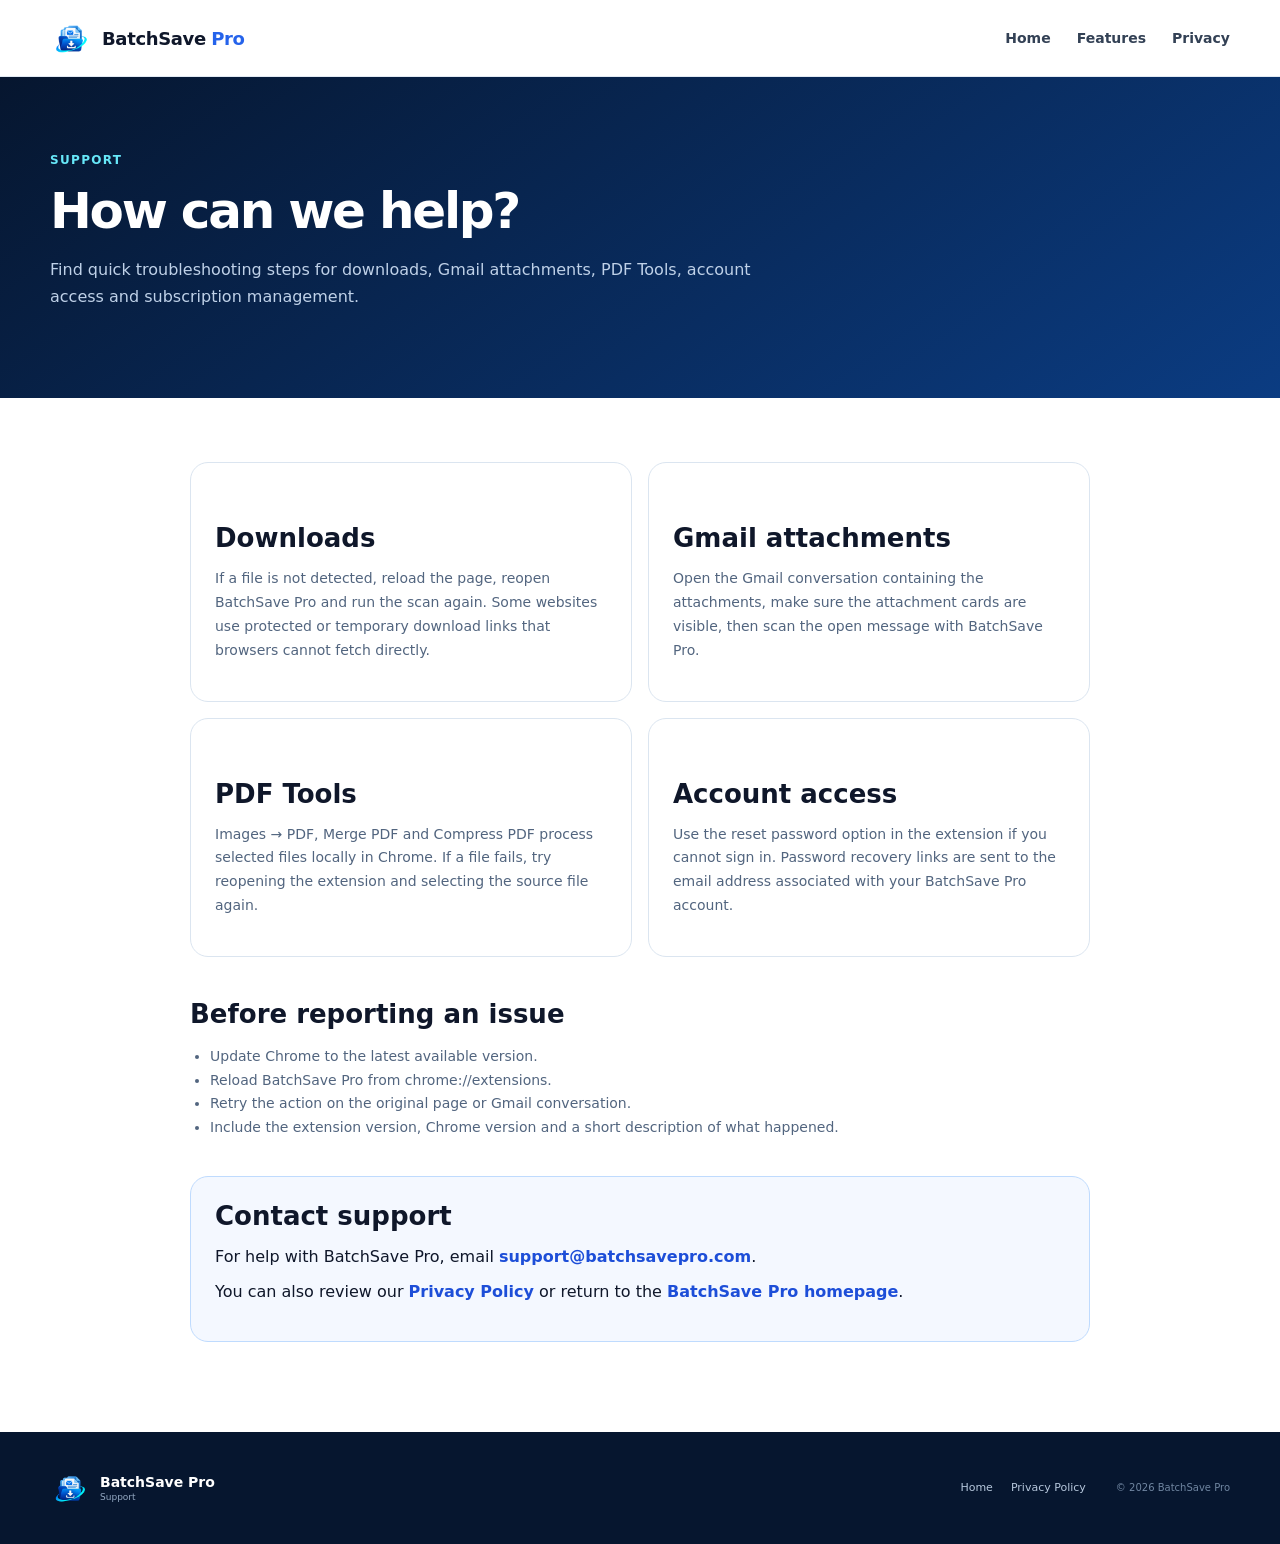
<file: support.html>
<!doctype html>
<html lang="en">
<head>
  <meta charset="utf-8">
  <meta name="viewport" content="width=device-width,initial-scale=1">
  <meta name="description" content="BatchSave Pro support and troubleshooting.">
  <meta name="theme-color" content="#071b45">
  <title>Support — BatchSave Pro</title>
  <link rel="icon" type="image/png" href="assets/app-icon.png">
  <link rel="stylesheet" href="styles.css">
  <style>
    .support-hero{background:linear-gradient(145deg,#06162f,#0b3c82);padding:72px 0;color:#fff}
    .support-hero h1{font-size:50px;letter-spacing:-.045em;margin:14px 0 12px}
    .support-hero p{color:#bfd1e8;max-width:720px;line-height:1.7}
    .support-wrap{max-width:900px;margin:0 auto;padding:64px 0 90px}
    .support-grid{display:grid;grid-template-columns:1fr 1fr;gap:16px;margin-bottom:42px}
    .support-card{border:1px solid #dbe5f0;border-radius:18px;padding:24px;background:#fff}
    .support-card h2{font-size:18px;margin:0 0 10px}
    .support-card p,.support-wrap li{font-size:14px;line-height:1.7;color:#52657f}
    .support-card a,.support-wrap a{color:#1d4ed8;font-weight:700;text-decoration:none}
    .support-wrap h2{font-size:26px;margin:36px 0 12px}
    .support-wrap ul{padding-left:20px}
    .contact-box{margin-top:36px;background:#f4f8ff;border:1px solid #bfdbfe;border-radius:18px;padding:24px}
    @media(max-width:700px){.support-grid{grid-template-columns:1fr}.support-hero h1{font-size:40px}}
  </style>
</head>
<body>
<header class="site-header">
  <div class="container nav">
    <a class="brand" href="/"><img src="assets/batchsave-logo.png" alt=""><span><strong>BatchSave</strong> <em>Pro</em></span></a>
    <nav class="nav-links"><a href="/">Home</a><a href="/#features">Features</a><a href="privacy.html">Privacy</a></nav>
  </div>
</header>

<main>
  <section class="support-hero">
    <div class="container">
      <span class="section-kicker light">Support</span>
      <h1>How can we help?</h1>
      <p>Find quick troubleshooting steps for downloads, Gmail attachments, PDF Tools, account access and subscription management.</p>
    </div>
  </section>

  <div class="container">
    <article class="support-wrap">
      <div class="support-grid">
        <section class="support-card">
          <h2>Downloads</h2>
          <p>If a file is not detected, reload the page, reopen BatchSave Pro and run the scan again. Some websites use protected or temporary download links that browsers cannot fetch directly.</p>
        </section>
        <section class="support-card">
          <h2>Gmail attachments</h2>
          <p>Open the Gmail conversation containing the attachments, make sure the attachment cards are visible, then scan the open message with BatchSave Pro.</p>
        </section>
        <section class="support-card">
          <h2>PDF Tools</h2>
          <p>Images → PDF, Merge PDF and Compress PDF process selected files locally in Chrome. If a file fails, try reopening the extension and selecting the source file again.</p>
        </section>
        <section class="support-card">
          <h2>Account access</h2>
          <p>Use the reset password option in the extension if you cannot sign in. Password recovery links are sent to the email address associated with your BatchSave Pro account.</p>
        </section>
      </div>

      <h2>Before reporting an issue</h2>
      <ul>
        <li>Update Chrome to the latest available version.</li>
        <li>Reload BatchSave Pro from chrome://extensions.</li>
        <li>Retry the action on the original page or Gmail conversation.</li>
        <li>Include the extension version, Chrome version and a short description of what happened.</li>
      </ul>

      <div class="contact-box">
        <h2 style="margin-top:0">Contact support</h2>
        <p>For help with BatchSave Pro, email <a href="mailto:support@batchsavepro.com">support@batchsavepro.com</a>.</p>
        <p>You can also review our <a href="privacy.html">Privacy Policy</a> or return to the <a href="/">BatchSave Pro homepage</a>.</p>
      </div>
    </article>
  </div>
</main>

<footer class="site-footer">
  <div class="container footer-grid">
    <div class="footer-brand"><img src="assets/batchsave-logo.png" alt=""><div><strong>BatchSave Pro</strong><span>Support</span></div></div>
    <div class="footer-links"><a href="/">Home</a><a href="privacy.html">Privacy Policy</a></div>
    <div class="footer-copy">© 2026 BatchSave Pro</div>
  </div>
</footer>
</body>
</html>
</file>
<file: styles.css>
:root{
  --navy:#071b45;
  --navy-2:#0b2d6b;
  --blue:#2563eb;
  --blue-2:#1d4ed8;
  --cyan:#22d3ee;
  --ink:#0f172a;
  --text:#475569;
  --muted:#64748b;
  --line:#dbe5f0;
  --soft:#f4f7fb;
  --white:#fff;
  font-family:Inter,ui-sans-serif,system-ui,-apple-system,BlinkMacSystemFont,"Segoe UI",sans-serif;
  color:var(--ink);
  background:var(--white);
}
*{box-sizing:border-box}
html{scroll-behavior:smooth}
body{margin:0;background:#fff;color:var(--ink);-webkit-font-smoothing:antialiased}
a{color:inherit}
img{max-width:100%}
.container{width:min(1180px,calc(100% - 40px));margin:0 auto}
.site-header{position:sticky;top:0;z-index:50;background:rgba(255,255,255,.88);border-bottom:1px solid rgba(219,229,240,.8);backdrop-filter:blur(18px)}
.nav{height:76px;display:flex;align-items:center;gap:28px}
.brand{display:flex;align-items:center;gap:10px;text-decoration:none;margin-right:auto}
.brand img{width:42px;height:42px;object-fit:contain}
.brand span{font-size:18px;letter-spacing:-.02em}.brand strong{font-weight:800}.brand em{font-style:normal;color:var(--blue);font-weight:800}
.nav-links{display:flex;align-items:center;gap:26px}
.nav-links a{font-size:14px;text-decoration:none;color:#334155;font-weight:600}
.nav-links a:hover{color:var(--blue)}
.nav-cta{border-radius:12px;background:var(--navy);color:#fff;padding:11px 15px;font-size:13px;font-weight:800;text-decoration:none}
.is-disabled{cursor:default}
.hero{position:relative;overflow:hidden;background:
  radial-gradient(circle at 80% 18%,rgba(34,211,238,.18),transparent 28%),
  radial-gradient(circle at 65% 58%,rgba(37,99,235,.12),transparent 32%),
  linear-gradient(180deg,#f8fbff 0,#fff 92%);padding:94px 0 82px}
.hero:before{content:"";position:absolute;inset:0;background-image:linear-gradient(rgba(7,27,69,.035) 1px,transparent 1px),linear-gradient(90deg,rgba(7,27,69,.035) 1px,transparent 1px);background-size:54px 54px;mask-image:linear-gradient(to bottom,#000,transparent 80%)}
.hero-grid{position:relative;display:grid;grid-template-columns:1.02fr .98fr;gap:70px;align-items:center}
.eyebrow,.section-kicker{display:inline-flex;align-items:center;gap:8px;font-size:12px;font-weight:800;letter-spacing:.11em;text-transform:uppercase;color:var(--blue)}
.eyebrow-dot{width:7px;height:7px;border-radius:50%;background:#22c55e;box-shadow:0 0 0 5px rgba(34,197,94,.12)}
.hero h1{font-size:clamp(54px,6vw,82px);line-height:.98;letter-spacing:-.06em;margin:20px 0 24px;max-width:720px}
.hero h1 span{color:var(--blue)}
.hero-lead{font-size:20px;line-height:1.65;color:#52657f;margin:0;max-width:670px}
.hero-actions{display:flex;gap:12px;align-items:stretch;margin-top:32px;flex-wrap:wrap}
.button{display:inline-flex;align-items:center;justify-content:center;border-radius:14px;text-decoration:none;font-weight:800;padding:14px 20px;min-height:54px}
.button.primary{background:linear-gradient(135deg,#0b2d6b,#2563eb);color:#fff;flex-direction:column;align-items:flex-start;min-width:235px}
.button.primary small{font-size:10px;color:#bfdbfe;margin-top:2px;font-weight:600}
.button.secondary{border:1px solid var(--line);background:#fff;color:#1e293b}
.trust-row{display:flex;gap:18px;flex-wrap:wrap;margin-top:25px;font-size:12px;color:#64748b;font-weight:650}
.trust-row i{font-style:normal;color:#16a34a;margin-right:4px}
.product-visual{border-radius:24px;background:#0b1934;padding:13px;box-shadow:0 35px 90px rgba(15,23,42,.22);transform:rotate(.5deg)}
.browser-bar{height:38px;display:flex;gap:7px;align-items:center;padding:0 9px;color:#94a3b8}
.browser-dot{width:8px;height:8px;border-radius:50%;background:#405275}
.browser-address{margin-left:8px;flex:1;background:#132746;border:1px solid #244166;border-radius:9px;padding:6px 11px;font-size:10px}
.extension-card{background:#f8fbff;border-radius:16px;overflow:hidden}
.extension-head{padding:16px 18px;background:linear-gradient(135deg,#08265c,#1557c0);display:flex;align-items:center;justify-content:space-between;color:#fff}
.extension-brand{display:flex;align-items:center;gap:10px}.extension-brand img{width:45px;height:45px;object-fit:contain}
.extension-brand div{display:flex;flex-direction:column}.extension-brand strong{font-size:15px}.extension-brand small{font-size:9px;color:#dbeafe;margin-top:2px}
.version-pill{font-size:9px;border:1px solid rgba(255,255,255,.35);padding:5px 8px;border-radius:999px;background:rgba(255,255,255,.08)}
.account-strip{display:flex;align-items:center;gap:10px;padding:10px 16px;background:#eef5ff;border-bottom:1px solid #d9e6f6}
.status-dot{width:8px;height:8px;border-radius:50%;background:#22c55e}
.account-strip div{display:flex;flex-direction:column}.account-strip strong{font-size:10px}.account-strip small{font-size:8px;color:#64748b}
.mini-tabs{display:grid;grid-template-columns:1fr 1fr;padding:10px 15px 0;gap:6px}
.mini-tabs span{font-size:10px;text-align:center;padding:8px;border-radius:9px;color:#64748b}.mini-tabs .active{background:#e6efff;color:#1557c0;font-weight:800}
.mini-actions{display:grid;grid-template-columns:1fr 1fr;gap:7px;padding:10px 15px}.mini-actions span{font-size:9px;text-align:center;border:1px solid #cbd8ea;padding:9px;border-radius:9px;font-weight:700}.mini-actions .primary-action{background:#2563eb;color:#fff;border-color:#2563eb}
.mini-filter{display:flex;justify-content:space-between;padding:8px 15px;font-size:8px;color:#64748b;border-top:1px solid #edf2f7;border-bottom:1px solid #edf2f7}.mini-filter strong{color:#334155}
.file-row{display:grid;grid-template-columns:18px 32px 1fr auto;gap:8px;align-items:center;padding:10px 15px;border-bottom:1px solid #edf2f7}
.check{width:15px;height:15px;border:1px solid #b7c6da;border-radius:4px;font-size:9px;display:grid;place-items:center}.check.on{background:#2563eb;color:#fff;border-color:#2563eb}
.file-icon{width:30px;height:30px;border-radius:8px;background:#fee2e2;color:#b91c1c;display:grid;place-items:center;font-size:7px;font-weight:900}.file-icon.photo{background:#dcfce7;color:#15803d}.file-icon.doc{background:#dbeafe;color:#1d4ed8}
.file-row div{display:flex;flex-direction:column}.file-row strong{font-size:9px}.file-row small{font-size:7px;color:#94a3b8;margin-top:2px}.file-row b{font-size:7px;color:#64748b}
.mini-footer{display:flex;justify-content:space-between;align-items:center;padding:12px 15px;font-size:8px;color:#64748b}.mini-footer strong{background:#0f3b82;color:#fff;border-radius:8px;padding:7px 9px}
.metrics{border-top:1px solid #eef2f7;border-bottom:1px solid #eef2f7;background:#fff}
.metrics-grid{display:grid;grid-template-columns:repeat(4,1fr)}
.metrics-grid div{padding:25px 22px;border-right:1px solid #eef2f7;display:flex;flex-direction:column}.metrics-grid div:last-child{border-right:0}
.metrics-grid strong{font-size:22px;letter-spacing:-.03em}.metrics-grid span{font-size:12px;color:#64748b;margin-top:3px}
.section{padding:100px 0}
.section-heading{max-width:780px;margin-bottom:46px}.section-heading.centered{text-align:center;margin-left:auto;margin-right:auto}
.section-heading h2,.split h2,.privacy-grid h2,.account-section h2,.cta-card h2{font-size:clamp(38px,4.6vw,58px);line-height:1.08;letter-spacing:-.045em;margin:14px 0 18px}
.section-heading p,.section-copy,.privacy-grid>div>p{font-size:18px;line-height:1.7;color:#64748b;margin:0}
.feature-grid{display:grid;grid-template-columns:repeat(3,1fr);gap:16px}
.feature-card{border:1px solid var(--line);border-radius:20px;padding:28px;background:linear-gradient(180deg,#fff,#fbfdff);min-height:245px}
.feature-card.feature-large{grid-column:span 2;background:linear-gradient(135deg,#f4f8ff,#fff)}
.feature-icon{width:44px;height:44px;border-radius:12px;background:#eaf1ff;color:#1d4ed8;display:grid;place-items:center;font-size:15px;font-weight:900;margin-bottom:24px}
.card-kicker{font-size:11px;text-transform:uppercase;letter-spacing:.1em;color:#2563eb;font-weight:800}
.feature-card h3,.pdf-card h3{font-size:23px;letter-spacing:-.025em;margin:8px 0 10px}.feature-card:not(.feature-large) h3{margin-top:0}
.feature-card p,.pdf-card p{font-size:14px;line-height:1.7;color:#64748b;margin:0}
.chip-row{display:flex;gap:7px;flex-wrap:wrap;margin-top:20px}.chip-row span{border-radius:999px;background:#fff;border:1px solid #dbe5f0;padding:6px 9px;font-size:10px;font-weight:800;color:#52657f}
.section-dark{background:linear-gradient(145deg,#06162f,#0a2c68 70%,#0b3c82);color:#fff;position:relative;overflow:hidden}
.section-dark:after{content:"";position:absolute;width:520px;height:520px;border-radius:50%;border:1px solid rgba(96,165,250,.16);right:-180px;top:-180px;box-shadow:0 0 0 70px rgba(96,165,250,.035),0 0 0 140px rgba(96,165,250,.025)}
.split{display:grid;grid-template-columns:1fr 1fr;gap:74px;align-items:center;position:relative;z-index:1}
.section-kicker.light{color:#67e8f9}.light-copy{color:#bfd1e8!important}
.dark-feature-list{margin-top:34px;display:grid;gap:22px}.dark-feature-list>div{display:grid;grid-template-columns:44px 1fr;gap:14px}.dark-feature-list>div>span{color:#67e8f9;font-size:11px;font-weight:900;padding-top:3px}.dark-feature-list strong{font-size:16px}.dark-feature-list p{color:#a9bdd8;font-size:13px;line-height:1.65;margin:5px 0 0}.dark-feature-list code{color:#bae6fd;background:rgba(255,255,255,.08);padding:2px 5px;border-radius:5px}
.privacy-note{margin-top:28px;border:1px solid rgba(125,211,252,.25);background:rgba(15,23,42,.25);border-radius:14px;padding:15px;color:#bcd1ea;font-size:12px}.privacy-note strong{color:#fff}
.mail-visual{background:#fff;color:#0f172a;border-radius:22px;padding:20px;box-shadow:0 28px 70px rgba(0,0,0,.25);transform:rotate(-.7deg)}
.mail-head{display:flex;align-items:center;gap:12px;border-bottom:1px solid #edf2f7;padding-bottom:14px}.mail-logo{width:40px;height:40px;border-radius:11px;background:#ea4335;color:#fff;display:grid;place-items:center;font-weight:900}.mail-head div{display:flex;flex-direction:column}.mail-head strong{font-size:14px}.mail-head small{font-size:9px;color:#94a3b8}
.mail-search{display:flex;justify-content:space-between;align-items:center;margin:16px 0;border:1px solid #dbe5f0;border-radius:10px;padding:9px 10px;font-size:9px;color:#64748b}.mail-search b{background:#2563eb;color:#fff;padding:7px 9px;border-radius:7px;font-size:8px}
.mail-file{display:grid;grid-template-columns:20px 1fr auto;gap:9px;align-items:center;padding:12px 6px;border-bottom:1px solid #eef2f7}.mail-check{width:16px;height:16px;border-radius:4px;background:#2563eb;color:#fff;display:grid;place-items:center;font-size:9px}.mail-file div{display:flex;flex-direction:column}.mail-file strong{font-size:10px}.mail-file small{font-size:8px;color:#94a3b8;margin-top:2px}.mail-file em{font-style:normal;font-size:8px;color:#64748b;font-weight:800}
.mail-bottom{display:flex;align-items:center;justify-content:space-between;margin-top:16px;font-size:9px}.mail-bottom div{display:flex;gap:6px}.mail-bottom b{background:#2563eb;color:#fff;padding:8px 9px;border-radius:7px;font-size:8px}.mail-bottom b.outline{background:#fff;color:#334155;border:1px solid #dbe5f0}
.pdf-grid{display:grid;grid-template-columns:repeat(3,1fr);gap:18px}
.pdf-card{position:relative;border:1px solid var(--line);border-radius:22px;padding:30px;background:#fff;overflow:hidden}.pdf-card.featured{background:linear-gradient(180deg,#f3f7ff,#fff);border-color:#bfdbfe}
.pdf-number{position:absolute;right:22px;top:18px;font-size:42px;font-weight:900;color:#edf2f7}.pdf-card.featured .pdf-number{color:#dce8ff}
.pdf-icon{display:inline-flex;border-radius:10px;background:#0f3b82;color:#fff;padding:8px 10px;font-size:10px;font-weight:900;letter-spacing:.05em;margin-bottom:22px}
.pdf-card ul{list-style:none;padding:0;margin:22px 0 0;display:grid;gap:9px}.pdf-card li{font-size:12px;color:#52657f}.pdf-card li:before{content:"✓";color:#2563eb;font-weight:900;margin-right:8px}
.privacy-section{background:#f7f9fc}
.privacy-grid{display:grid;grid-template-columns:.8fr 1.2fr;gap:70px;align-items:center}
.text-link{display:inline-block;color:#1d4ed8;font-size:14px;font-weight:800;text-decoration:none;margin-top:24px}
.privacy-cards{display:grid;grid-template-columns:1fr 1fr;gap:12px}.privacy-cards article{display:grid;grid-template-columns:36px 1fr;gap:12px;background:#fff;border:1px solid #e2e8f0;border-radius:16px;padding:20px}.privacy-cards article>span{width:34px;height:34px;border-radius:10px;background:#eaf1ff;color:#1d4ed8;display:grid;place-items:center;font-weight:900}.privacy-cards strong{font-size:13px}.privacy-cards p{font-size:11px;line-height:1.55;color:#64748b;margin:5px 0 0}
.account-split{align-items:center}.account-visual{padding:30px;background:linear-gradient(145deg,#eaf2ff,#f8fbff);border-radius:28px}.account-window{background:#fff;border:1px solid #dbe5f0;border-radius:18px;padding:24px;box-shadow:0 18px 50px rgba(15,23,42,.08)}.window-kicker{font-size:9px;letter-spacing:.12em;font-weight:900;color:#2563eb}
.account-person{display:flex;gap:12px;align-items:center;padding:20px 0;border-bottom:1px solid #eef2f7}.account-person img{width:46px;height:46px;object-fit:contain}.account-person div{display:flex;flex-direction:column}.account-person strong{font-size:14px}.account-person small{font-size:10px;color:#22a060;margin-top:2px}
.account-line{display:flex;justify-content:space-between;gap:15px;padding:14px 0;border-bottom:1px solid #eef2f7;font-size:11px}.account-line span{color:#64748b}.account-line strong{text-align:right}
.account-buttons{display:grid;grid-template-columns:1fr 1fr;gap:8px;margin-top:18px}.account-buttons span{text-align:center;border-radius:9px;border:1px solid #dbe5f0;padding:9px;font-size:9px;font-weight:800}
.bullet-grid{display:grid;grid-template-columns:1fr 1fr;gap:11px;margin-top:24px}.bullet-grid span{font-size:13px;color:#334155}
.price-card{display:flex;gap:24px;align-items:center;margin-top:28px;border:1px solid #bfdbfe;background:#f3f7ff;border-radius:17px;padding:18px}.price-card div{display:flex;flex-direction:column;min-width:145px}.price-card small{font-size:10px;color:#2563eb;font-weight:800;text-transform:uppercase}.price-card strong{font-size:26px;letter-spacing:-.03em}.price-card strong em{font-style:normal;font-size:11px;color:#64748b;font-weight:600}.price-card p{font-size:11px;line-height:1.5;color:#64748b;margin:0}
.cta-section{padding-top:35px}.cta-card{display:grid;grid-template-columns:80px 1fr auto;gap:28px;align-items:center;background:linear-gradient(135deg,#071b45,#1557c0);border-radius:28px;padding:38px;color:#fff;box-shadow:0 26px 70px rgba(15,53,120,.22)}.cta-card>img{width:72px;height:72px;object-fit:contain}.cta-card h2{font-size:34px;margin:9px 0 8px}.cta-card p{color:#c6d8ef;font-size:13px;line-height:1.6;margin:0}.store-button{background:#fff;color:#0f3b82;border-radius:13px;padding:13px 16px;font-size:12px;font-weight:900;min-width:170px;text-align:center}.store-button small{font-size:8px;color:#64748b}
.faq-section{padding-top:70px}.faq-grid{max-width:900px;margin:0 auto;border-top:1px solid #e2e8f0}.faq-grid details{border-bottom:1px solid #e2e8f0;padding:0}.faq-grid summary{cursor:pointer;list-style:none;font-size:15px;font-weight:750;padding:20px 4px;position:relative}.faq-grid summary:after{content:"+";position:absolute;right:4px;color:#2563eb;font-size:20px}.faq-grid details[open] summary:after{content:"−"}.faq-grid details p{font-size:13px;line-height:1.7;color:#64748b;margin:-5px 0 20px}
.site-footer{background:#06162f;color:#fff;padding:36px 0}.footer-grid{display:grid;grid-template-columns:1fr auto auto;gap:30px;align-items:center}.footer-brand{display:flex;align-items:center;gap:10px}.footer-brand img{width:40px;height:40px}.footer-brand div{display:flex;flex-direction:column}.footer-brand strong{font-size:14px}.footer-brand span{font-size:9px;color:#93a8c2;margin-top:2px}.footer-links{display:flex;gap:18px}.footer-links a{color:#b6c7dc;text-decoration:none;font-size:11px}.footer-copy{font-size:10px;color:#7086a1}
@media(max-width:980px){
  .nav-links{display:none}
  .hero-grid,.split,.privacy-grid{grid-template-columns:1fr}
  .hero-grid{gap:50px}
  .product-visual{max-width:620px;margin:0 auto;width:100%}
  .feature-grid{grid-template-columns:1fr 1fr}.feature-card.feature-large{grid-column:span 2}
  .pdf-grid{grid-template-columns:1fr}
  .cta-card{grid-template-columns:65px 1fr}.cta-card .store-button{grid-column:1/-1}
}
@media(max-width:700px){
  .container{width:min(100% - 28px,1180px)}
  .nav{height:66px}.nav-cta{font-size:10px;padding:9px 11px}
  .hero{padding:70px 0 58px}.hero h1{font-size:52px}.hero-lead{font-size:17px}
  .trust-row{gap:10px}
  .metrics-grid{grid-template-columns:1fr 1fr}.metrics-grid div{border-bottom:1px solid #eef2f7}
  .section{padding:74px 0}
  .feature-grid,.privacy-cards{grid-template-columns:1fr}.feature-card.feature-large{grid-column:span 1}
  .feature-card{min-height:auto}
  .account-visual{padding:14px}
  .bullet-grid{grid-template-columns:1fr}
  .price-card{align-items:flex-start;flex-direction:column;gap:8px}
  .cta-card{grid-template-columns:1fr;text-align:left;padding:28px}.cta-card>img{width:58px;height:58px}
  .footer-grid{grid-template-columns:1fr}.footer-links{flex-wrap:wrap}
}

/* Founders launch campaign — responsive and tied to current Stripe availability */
.founders-section{background:linear-gradient(180deg,#eef5ff 0%,#f9fbff 100%);padding-top:86px;padding-bottom:86px}
.founders-grid{display:grid;grid-template-columns:repeat(4,minmax(0,1fr));gap:14px;margin:35px 0 22px}
.founders-tier{display:flex;flex-direction:column;gap:14px;background:#fff;border:1px solid #dce7f8;border-radius:20px;padding:22px 17px;box-shadow:0 12px 30px rgba(15,53,120,.04);transition:border-color .2s,transform .2s}
.founders-tier.is-current{border:2px solid #2563eb;transform:translateY(-4px);box-shadow:0 16px 35px rgba(37,99,235,.12)}
.founders-tier.is-sold-out{opacity:.58}
.founders-label{font-size:12px;color:#64748b;font-weight:750}
.founders-tier>strong{font-size:35px;letter-spacing:-.045em;line-height:1.1;color:#123e8a}
.founders-price{font-size:24px;font-weight:850;color:#0f172a}.founders-price small{font-size:12px;font-weight:500;color:#64748b}
.founders-period{font-size:12px;color:#64748b}
.founders-active{display:flex;align-items:center;justify-content:space-between;gap:22px;padding:28px;border-radius:22px;background:#071b45;color:#fff}
.founders-active-label{font-size:10px;letter-spacing:.13em;color:#7dd3fc;font-weight:900}
.founders-active h3{font-size:27px;margin:8px 0}.founders-active p{font-size:13px;line-height:1.6;color:#c5d5ee;max-width:550px;margin:0}
.founders-code-area{display:grid;gap:12px;min-width:225px}.founders-code-row{display:flex;align-items:center;justify-content:space-between;gap:10px;border:1px solid rgba(255,255,255,.28);border-radius:11px;padding:8px 10px}
.founders-code-row code{font-size:17px;font-weight:900;color:#fff}.founders-code-row button{border:0;border-radius:8px;background:#dbeafe;color:#123e8a;padding:10px;font-weight:800;cursor:pointer}.founders-code-row button:disabled{opacity:.55;cursor:not-allowed}
.founders-install{text-decoration:none!important;text-align:center;justify-content:center}
.founders-terms{font-size:12px;line-height:1.7;color:#64748b;margin:18px 3px 0}
.store-button{text-decoration:none;display:inline-block;cursor:pointer}
@media(max-width:980px){.founders-grid{grid-template-columns:repeat(2,minmax(0,1fr))}}
@media(max-width:700px){.founders-grid{grid-template-columns:repeat(2,minmax(0,1fr));gap:10px}.founders-tier{padding:16px 12px}.founders-tier>strong{font-size:28px}.founders-price{font-size:20px}.founders-active{flex-direction:column;align-items:stretch;padding:22px}.founders-code-area{min-width:0}.founders-active h3{font-size:23px}}


/* Community feature voting */
.vote-section{background:linear-gradient(180deg,#f7faff 0%,#edf5ff 100%);padding-top:90px;padding-bottom:92px}
.vote-section .section-heading{max-width:830px;margin-bottom:30px}
.vote-section .section-heading p strong{color:#174ea6}
.vote-meta{display:flex;align-items:center;justify-content:space-between;gap:12px;margin-bottom:21px;color:#64748b;font-size:13px;font-weight:650}
.vote-goal{display:inline-flex;align-items:center;gap:8px;color:#174ea6;background:#e2edff;border:1px solid #cddffc;padding:9px 13px;border-radius:999px}
.vote-grid{display:grid;grid-template-columns:repeat(2,minmax(0,1fr));gap:18px}
.vote-card{display:flex;flex-direction:column;min-height:228px;padding:26px;border:1px solid #d6e3f7;border-radius:22px;background:#fff;box-shadow:0 12px 34px rgba(18,51,104,.045);transition:transform .2s,border-color .2s}
.vote-card:hover{transform:translateY(-2px);border-color:#b2cdf6}
.vote-card.is-voted{border-color:#2c74dd}
.vote-card-head{display:flex;justify-content:space-between;align-items:center;gap:10px;margin-bottom:14px}
.vote-card-label{color:#1d5baa;background:#edf4ff;font-size:11px;font-weight:800;padding:6px 10px;border-radius:999px}
.vote-total{color:#0b2b62;font-size:14px;white-space:nowrap}
.vote-card h3{font-size:22px;letter-spacing:-.03em;color:#10213c;margin:0 0 8px}
.vote-card p{font-size:14px;line-height:1.6;color:#64748b;margin:0 0 24px}
.vote-track{height:8px;background:#e8effa;border-radius:20px;overflow:hidden;margin-top:auto}
.vote-fill{height:100%;background:linear-gradient(90deg,#2563eb,#38bdf8);border-radius:20px;transition:width .3s}
.vote-card-actions{display:flex;justify-content:space-between;gap:14px;align-items:center;margin-top:17px}
.vote-card-actions span{font-size:12px;color:#64748b;font-weight:650}
.vote-button{border:0;border-radius:11px;background:#155cc8;color:#fff;padding:11px 16px;font-size:13px;font-weight:800;cursor:pointer;white-space:nowrap}
.vote-button:hover:not(:disabled){background:#1049a1}
.vote-button:disabled{background:#e8eff8;color:#5c718e;cursor:default}
.vote-feedback{min-height:22px;margin:20px 0 0;text-align:center;font-weight:700;font-size:14px;color:#1557b1}
.vote-feedback.is-error{color:#bd3030}
.vote-disclaimer{text-align:center;color:#687993;font-size:12px;line-height:1.6;margin:11px auto 0;max-width:740px}
.vote-disclaimer a{color:#155cc8}
.vote-placeholder{grid-column:1/-1;text-align:center;padding:35px;color:#55677f;background:#fff;border:1px solid #dce7f6;border-radius:16px}
@media(max-width:700px){.vote-grid{grid-template-columns:1fr}.vote-meta{align-items:flex-start;flex-direction:column}.vote-card{padding:22px;min-height:210px}.vote-section{padding-top:70px;padding-bottom:70px}}
</file>
